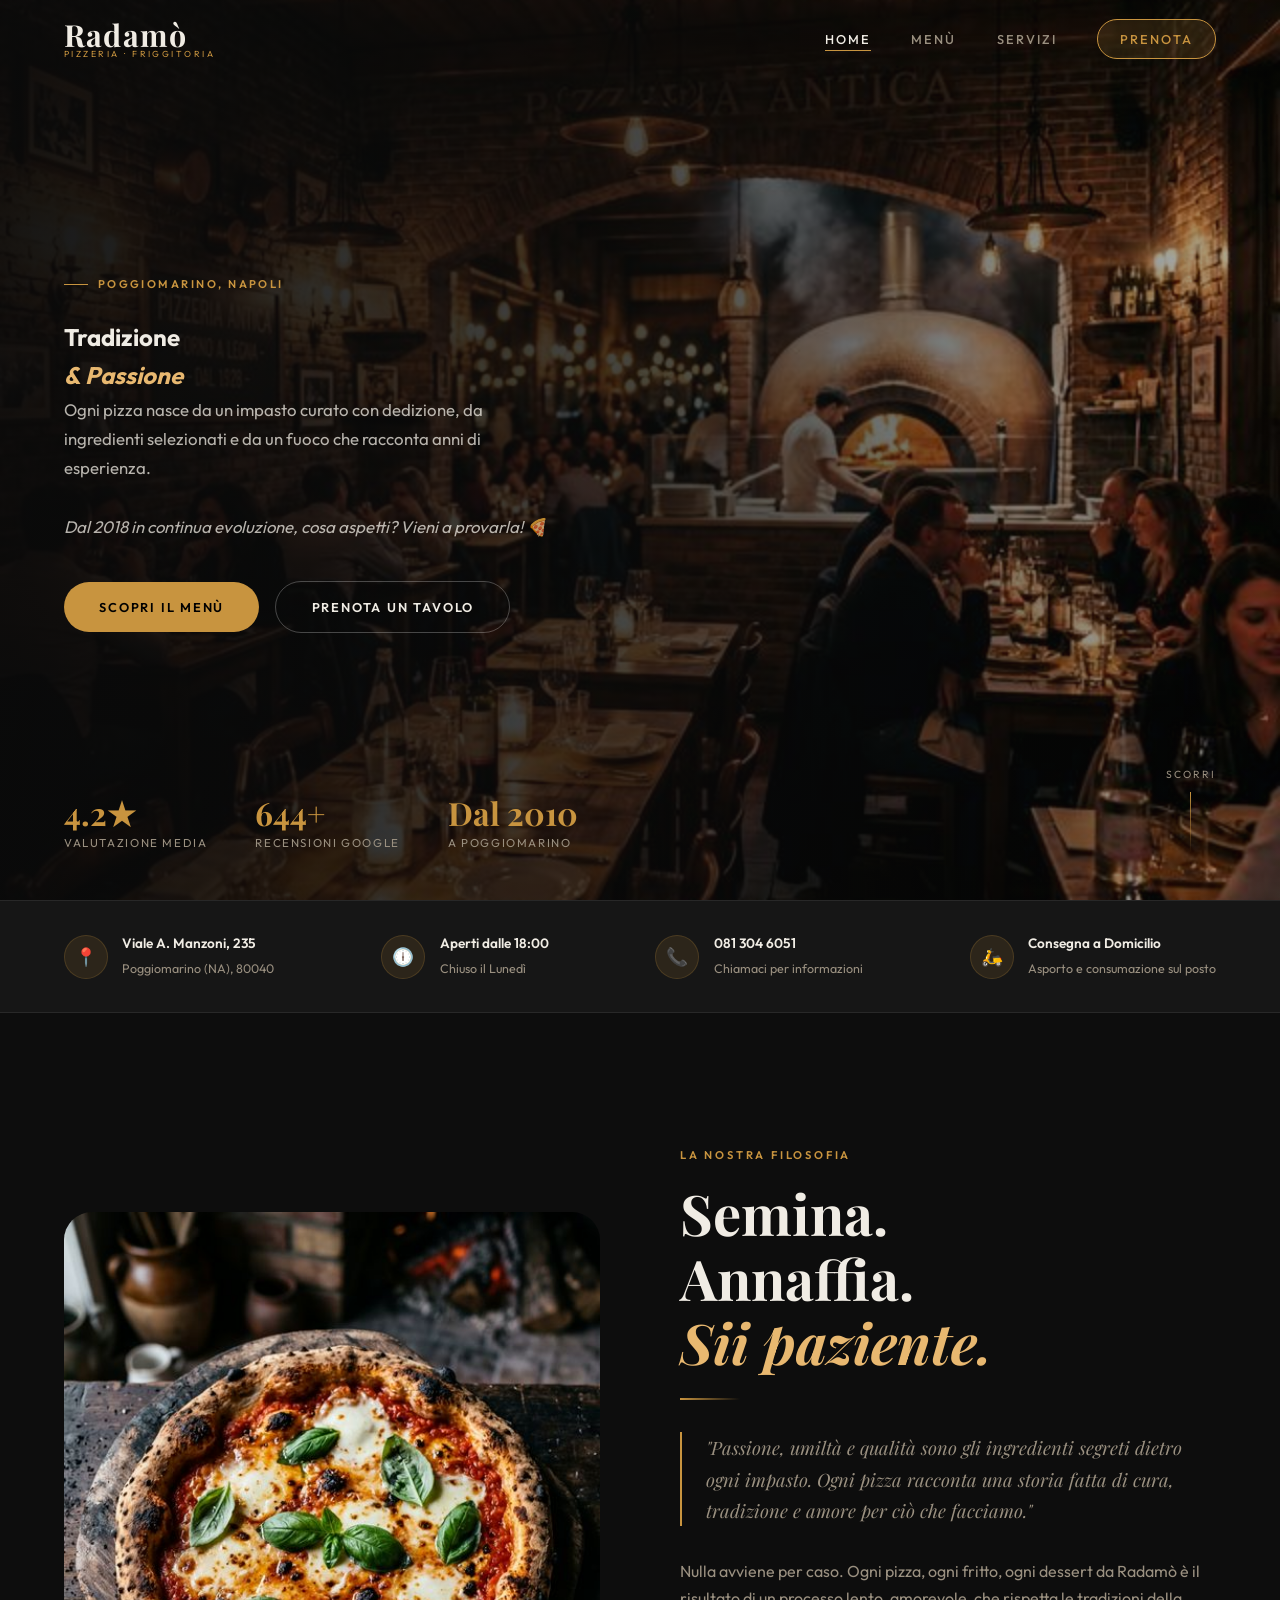
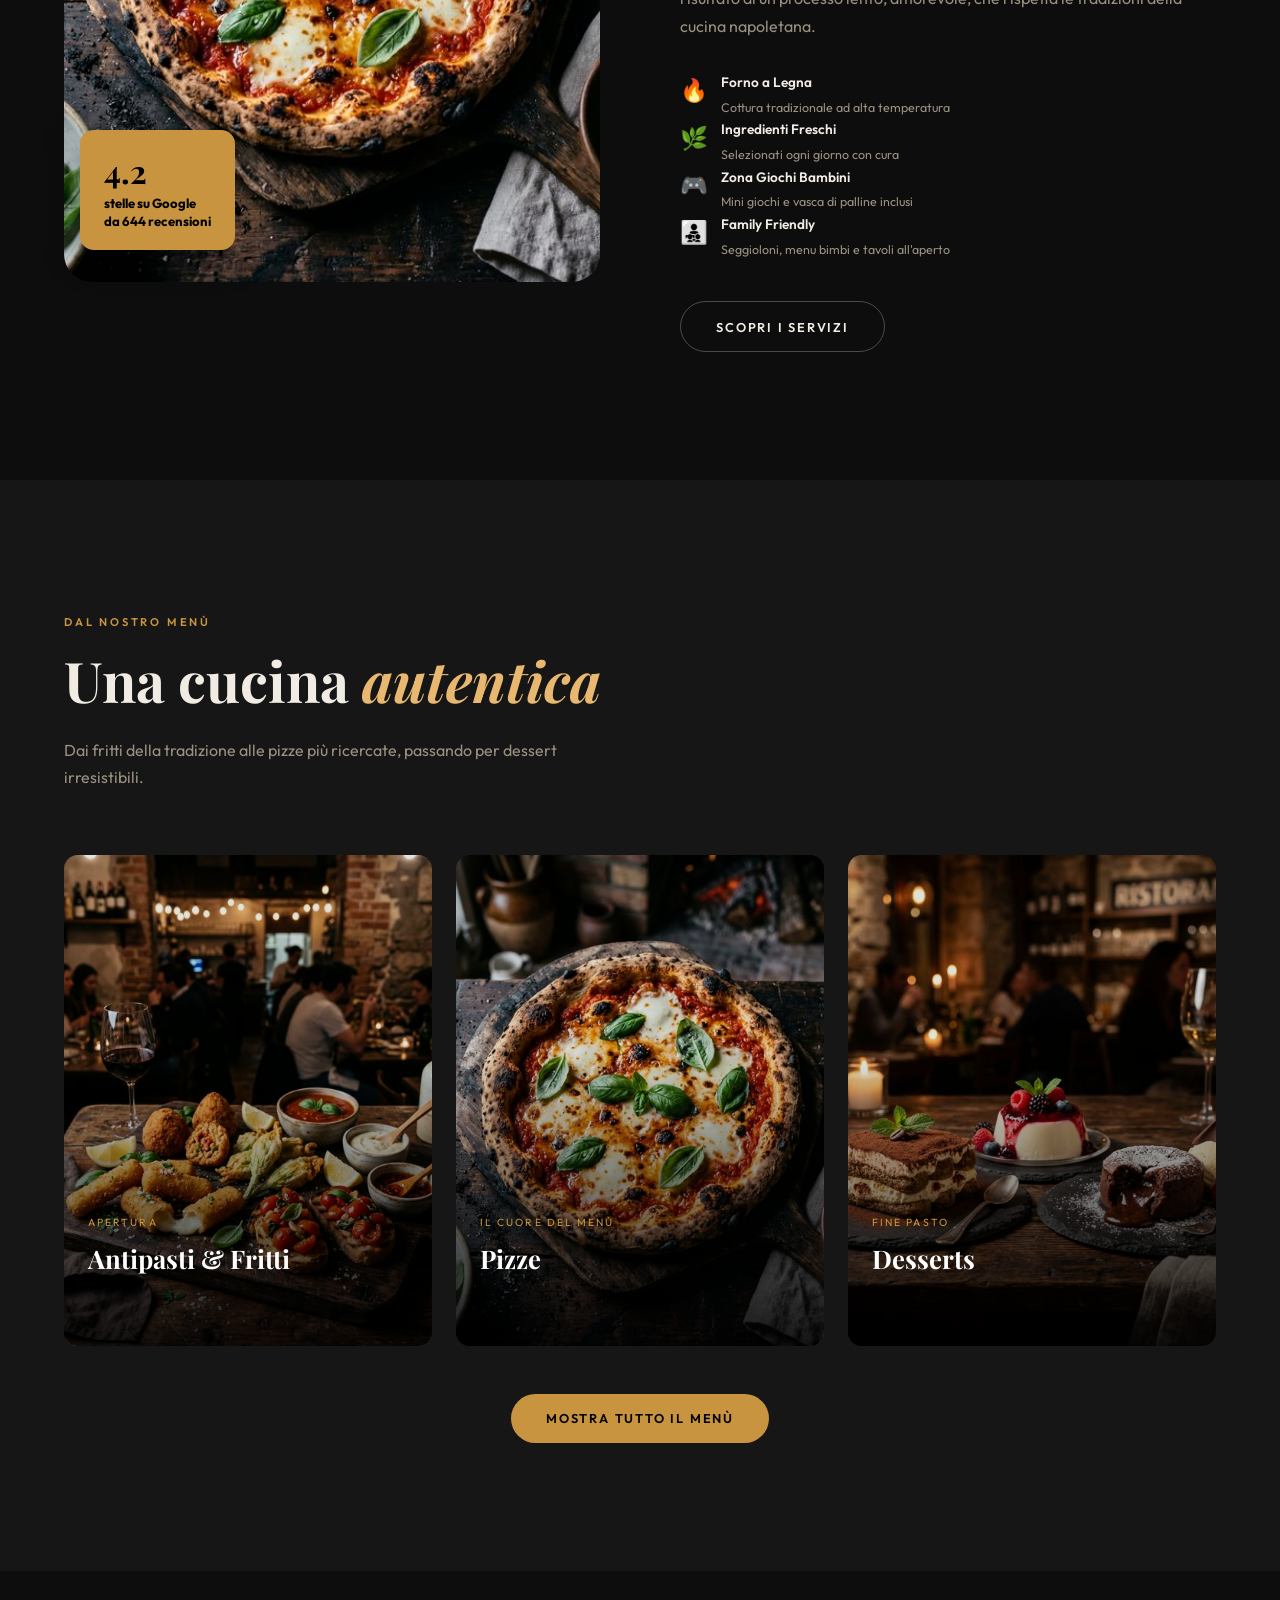
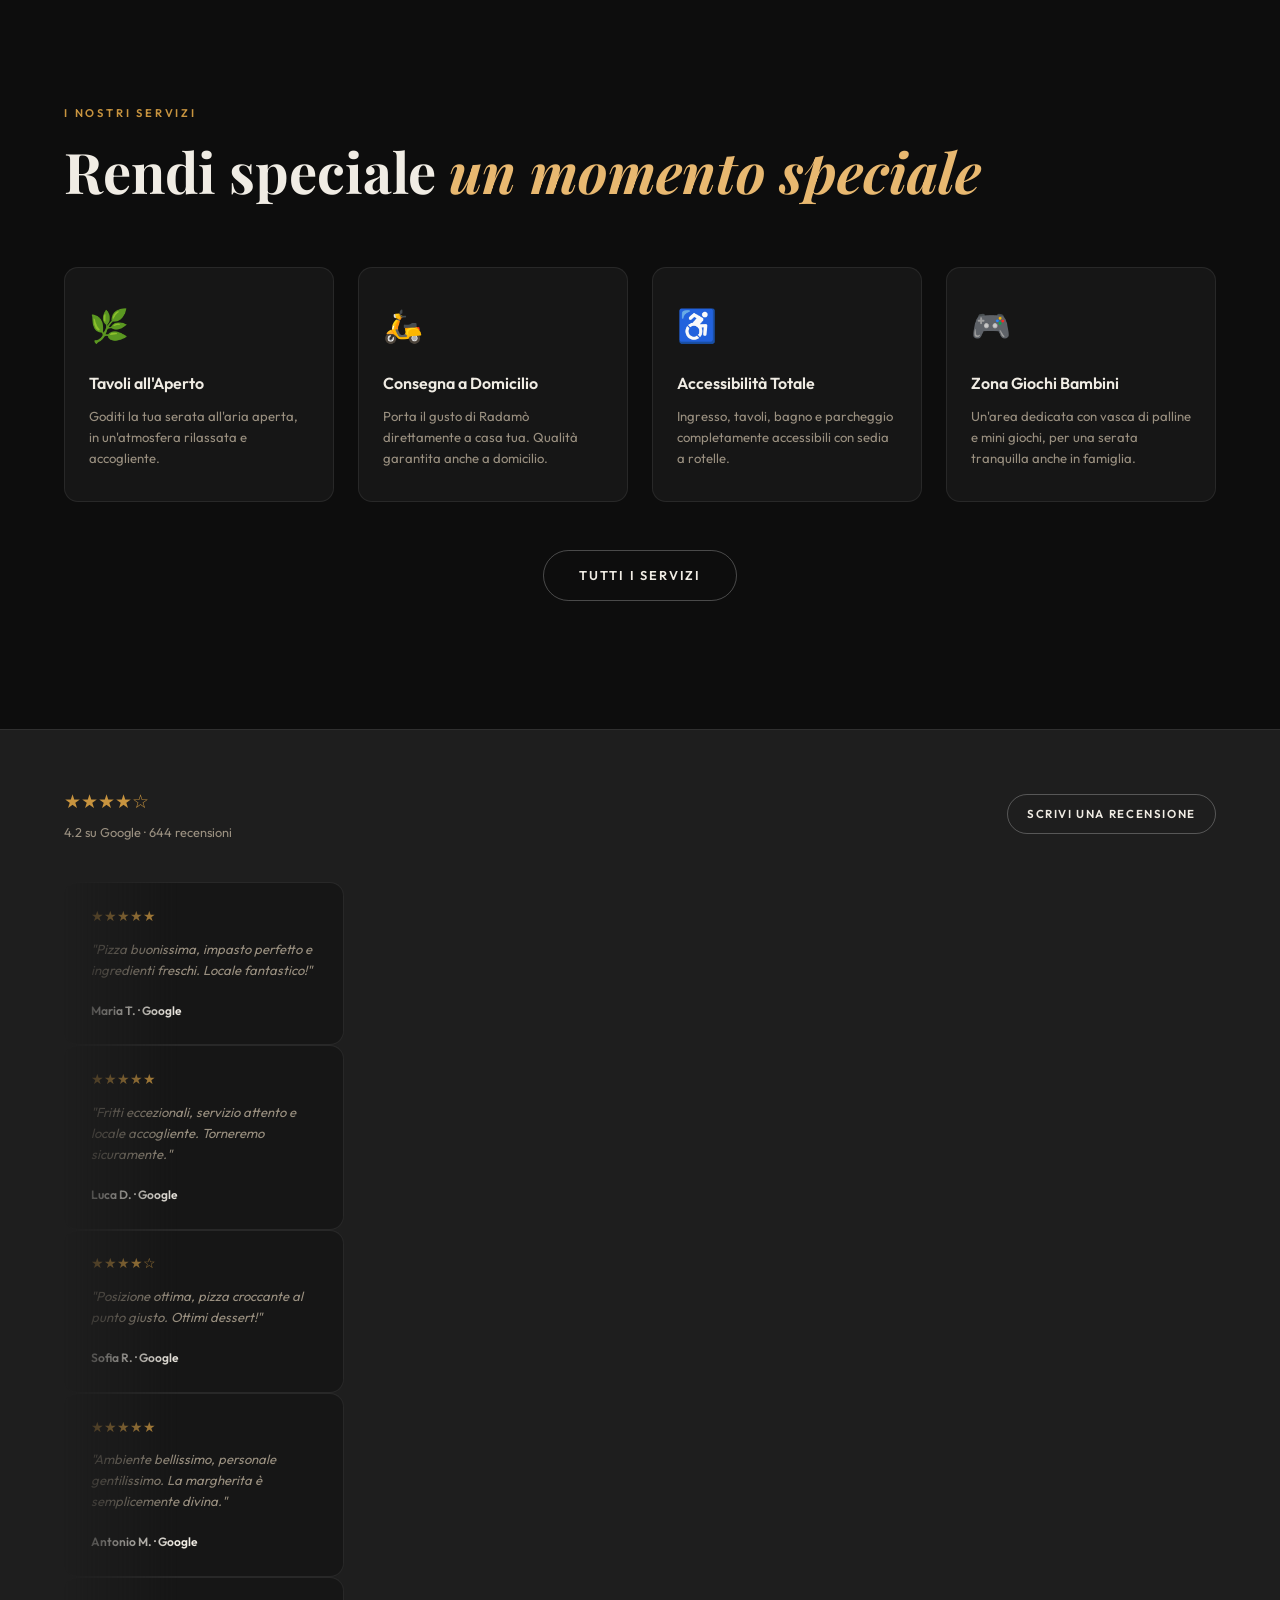
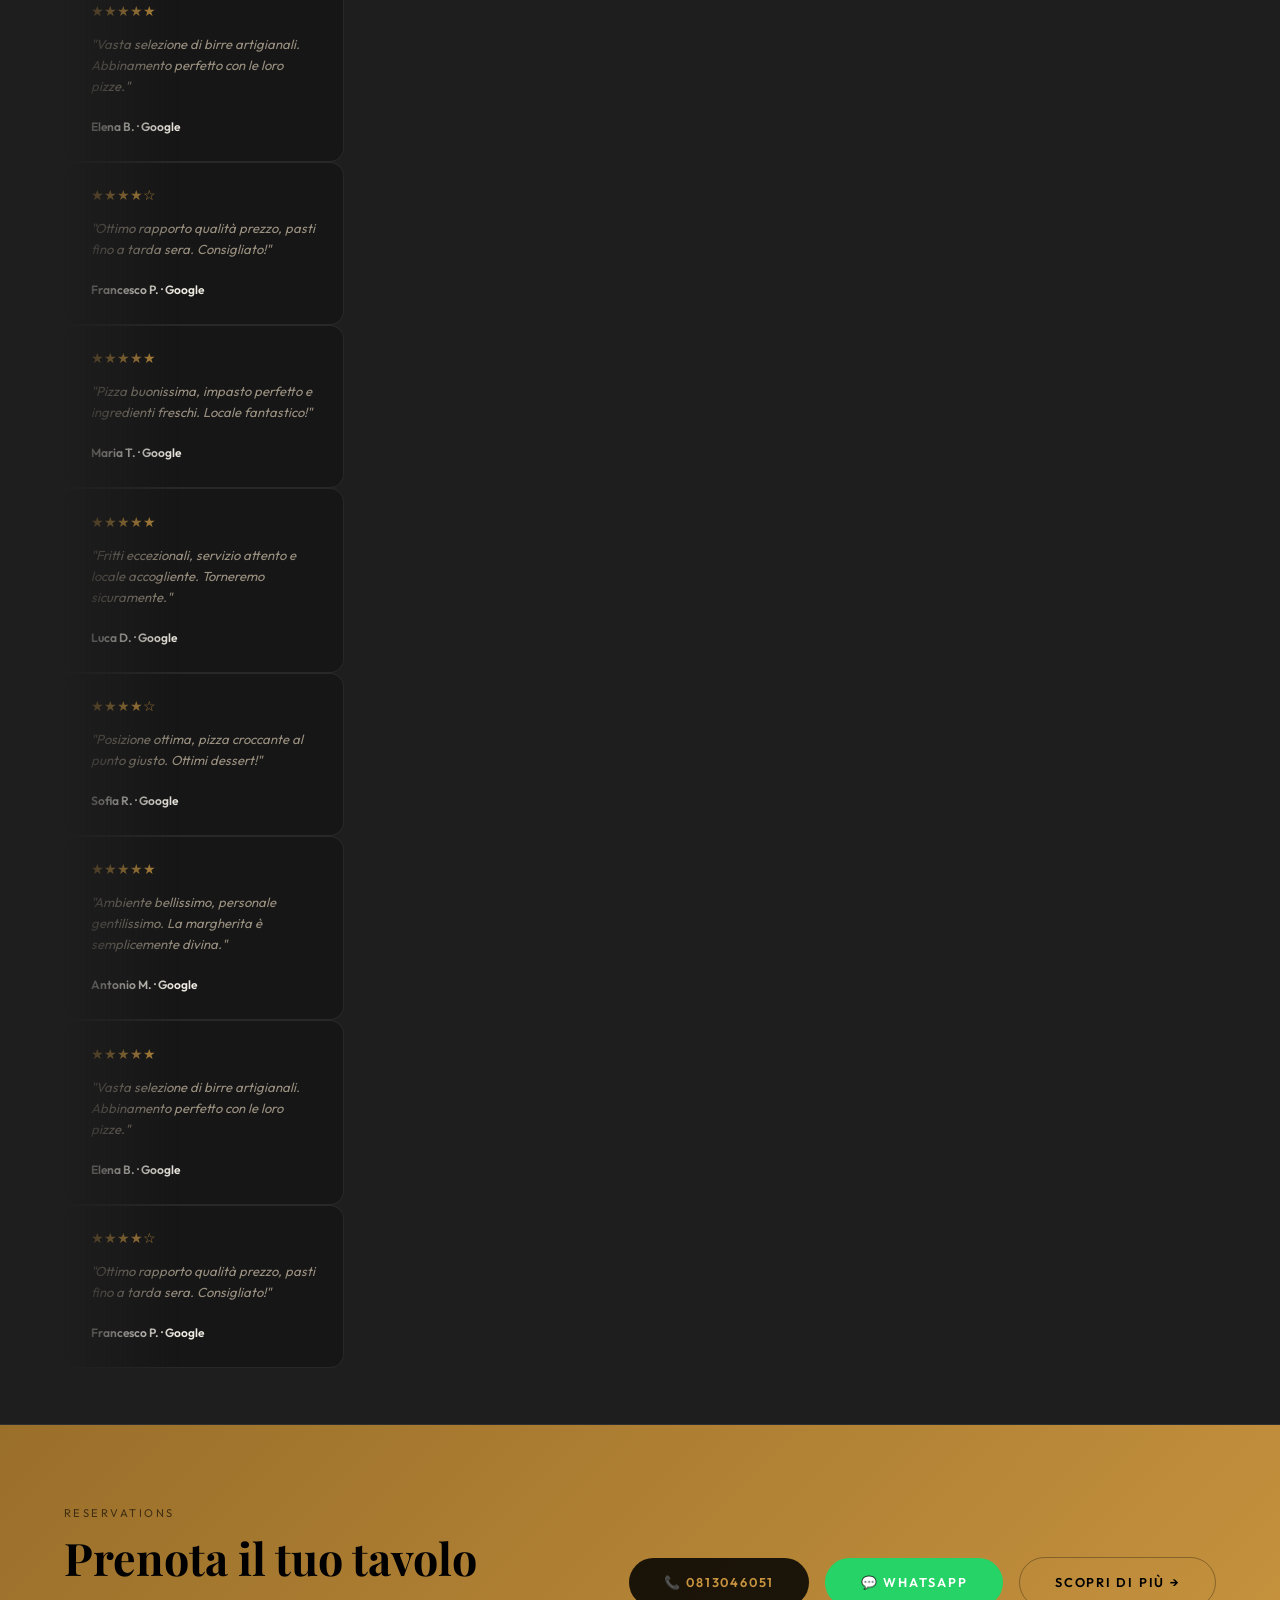
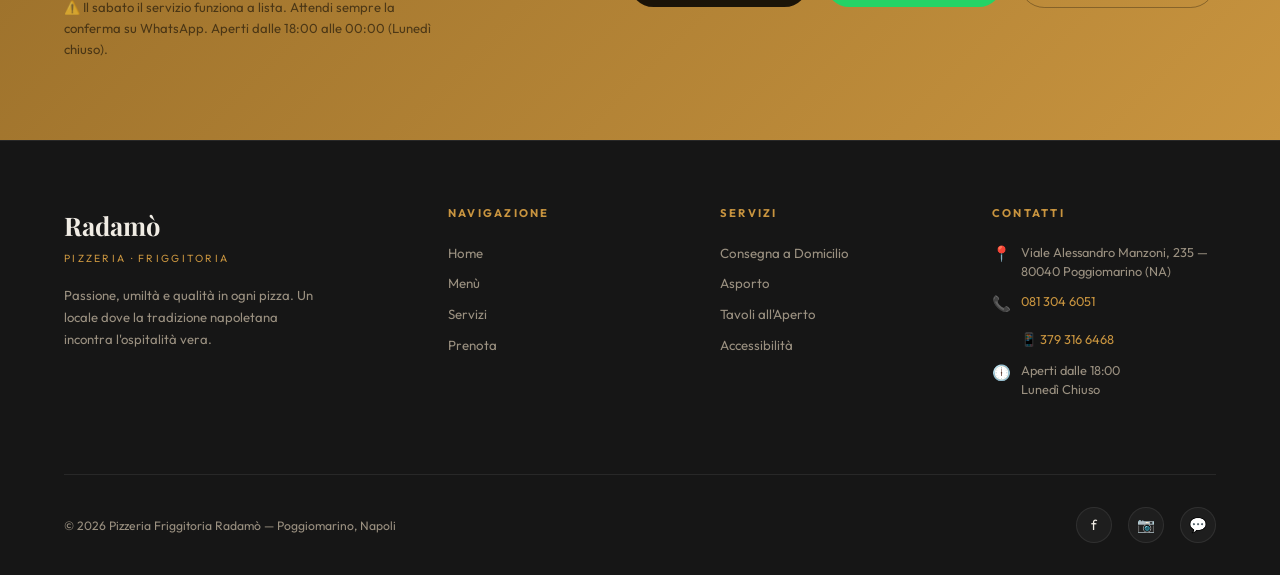
<file: index.html>
﻿<!DOCTYPE html>
<html lang="it">
<head>
  <meta charset="UTF-8">
  <meta name="viewport" content="width=device-width, initial-scale=1.0">
  <meta name="description" content="Pizzeria Friggitoria Radamò a Poggiomarino - Passione, umiltà e qualità in ogni pizza. Consegna a domicilio, asporto, tavoli all'aperto. Aperto dalle 18:00.">
  <title>Radamò — Pizzeria Friggitoria | Poggiomarino</title>
  <link rel="stylesheet" href="style.css">
</head>
<body>

  <!-- NAVBAR -->
  <nav class="navbar" id="navbar">
    <a href="index.html" class="navbar__logo">
      Radamò
      <span>Pizzeria · Friggitoria</span>
    </a>
    <ul class="navbar__nav">
      <li><a href="index.html" class="active">Home</a></li>
      <li><a href="menu.html">Menù</a></li>
      <li><a href="servizi.html">Servizi</a></li>
      <li><a href="prenota.html" class="navbar__cta">Prenota</a></li>
    </ul>
    <button class="navbar__hamburger" id="hamburger" aria-label="Menu" aria-expanded="false">
      <span></span><span></span><span></span>
    </button>
  </nav>
  <div class="nav-overlay" id="navOverlay"></div>
  <div class="navbar__mobile" id="mobileMenu">
    <a href="index.html">Home</a>
    <a href="menu.html">Menù</a>
    <a href="servizi.html">Servizi</a>
    <a href="prenota.html">Prenota</a>
  </div>

  <!-- HERO -->
  <section class="hero" id="hero">
    <div class="hero__bg"></div>
    <div class="hero__overlay"></div>
    <div class="hero__content">
      <div class="hero__tag">Poggiomarino, Napoli</div>
      <h1 class="hero__title">
        Tradizione<br>
        <em>&amp; Passione</em>
      </h1>
      <p class="hero__description">
        Ogni pizza nasce da un impasto curato con dedizione, da ingredienti selezionati 
        e da un fuoco che racconta anni di esperienza. <br><br>
        <em>Dal 2018 in continua evoluzione, cosa aspetti? Vieni a provarla! 🍕</em>
      </p>
      <div class="hero__actions">
        <a href="menu.html" class="btn btn-primary">Scopri il Menù</a>
        <a href="prenota.html" class="btn btn-outline">Prenota un Tavolo</a>
      </div>
    </div>
    <div class="hero__stats">
      <div class="hero__stat">
        <div class="hero__stat-number">4.2★</div>
        <div class="hero__stat-label">Valutazione media</div>
      </div>
      <div class="hero__stat">
        <div class="hero__stat-number">644+</div>
        <div class="hero__stat-label">Recensioni Google</div>
      </div>
      <div class="hero__stat">
        <div class="hero__stat-number">Dal 2010</div>
        <div class="hero__stat-label">A Poggiomarino</div>
      </div>
    </div>
    <div class="hero__scroll">
      <span>Scorri</span>
      <div class="hero__scroll-line"></div>
    </div>
  </section>

  <!-- INFO STRIP -->
  <div class="info-strip">
    <div class="info-strip__item">
      <div class="info-strip__icon">📍</div>
      <div class="info-strip__text">
        <strong>Viale A. Manzoni, 235</strong>
        <span>Poggiomarino (NA), 80040</span>
      </div>
    </div>
    <div class="info-strip__item">
      <div class="info-strip__icon">🕕</div>
      <div class="info-strip__text">
        <strong>Aperti dalle 18:00</strong>
        <span>Chiuso il Lunedì</span>
      </div>
    </div>
    <div class="info-strip__item">
      <div class="info-strip__icon">📞</div>
      <div class="info-strip__text">
        <strong>081 304 6051</strong>
        <span>Chiamaci per informazioni</span>
      </div>
    </div>
    <div class="info-strip__item">
      <div class="info-strip__icon">🛵</div>
      <div class="info-strip__text">
        <strong>Consegna a Domicilio</strong>
        <span>Asporto e consumazione sul posto</span>
      </div>
    </div>
  </div>

  <!-- ABOUT / FILOSOFIA -->
  <section>
    <div class="about reveal">
      <div class="about__visual">
        <img src="assets/pizza.png" alt="Pizza Radamò" class="about__img">
        <div class="about__badge">
          <strong>4.2</strong>
          stelle su Google<br>da 644 recensioni
        </div>
      </div>
      <div class="about__content">
        <span class="section-label">La Nostra Filosofia</span>
        <h2 class="section-title">Semina.<br>Annaffia.<br><em>Sii paziente.</em></h2>
        <div class="divider"></div>
        <blockquote class="about__quote">
          "Passione, umiltà e qualità sono gli ingredienti segreti dietro ogni impasto. 
          Ogni pizza racconta una storia fatta di cura, tradizione e amore per ciò che facciamo."
        </blockquote>
        <p class="section-subtitle" style="margin-bottom: 2rem;">
          Nulla avviene per caso. Ogni pizza, ogni fritto, ogni dessert da Radamò è il risultato 
          di un processo lento, amorevole, che rispetta le tradizioni della cucina napoletana.
        </p>
        <div class="about__features">
          <div class="about__feature">
            <span class="about__feature-icon">🔥</span>
            <div>
              <span class="about__feature-title">Forno a Legna</span>
              <span class="about__feature-text">Cottura tradizionale ad alta temperatura</span>
            </div>
          </div>
          <div class="about__feature">
            <span class="about__feature-icon">🌿</span>
            <div>
              <span class="about__feature-title">Ingredienti Freschi</span>
              <span class="about__feature-text">Selezionati ogni giorno con cura</span>
            </div>
          </div>
          <div class="about__feature">
            <span class="about__feature-icon">🎮</span>
            <div>
              <span class="about__feature-title">Zona Giochi Bambini</span>
              <span class="about__feature-text">Mini giochi e vasca di palline inclusi</span>
            </div>
          </div>
          <div class="about__feature">
            <span class="about__feature-icon">👨‍👧‍👦</span>
            <div>
              <span class="about__feature-title">Family Friendly</span>
              <span class="about__feature-text">Seggioloni, menu bimbi e tavoli all'aperto</span>
            </div>
          </div>
        </div>
        <div style="margin-top: 2.5rem;">
          <a href="servizi.html" class="btn btn-outline">Scopri i Servizi</a>
        </div>
      </div>
    </div>
  </section>

  <!-- MENU PREVIEW -->
  <section class="menu-preview">
    <div class="section-header reveal">
      <span class="section-label">Dal Nostro Menù</span>
      <h2 class="section-title">Una cucina <em>autentica</em></h2>
      <p class="section-subtitle">Dai fritti della tradizione alle pizze più ricercate, passando per dessert irresistibili.</p>
    </div>
    <div class="menu-grid">
      <div class="menu-card reveal reveal-delay-1">
        <img src="assets/antipasti.png" alt="Antipasti e Fritti" class="menu-card__img">
        <div class="menu-card__overlay">
          <span class="menu-card__label">Apertura</span>
          <h3 class="menu-card__title">Antipasti &amp; Fritti</h3>
          <div class="menu-card__arrow">Vedi tutto →</div>
        </div>
        <a href="menu.html?tab=antipasti" style="position:absolute;inset:0;z-index:2;"></a>
      </div>
      <div class="menu-card reveal reveal-delay-2">
        <img src="assets/pizza.png" alt="Pizza Napoletana" class="menu-card__img">
        <div class="menu-card__overlay">
          <span class="menu-card__label">Il Cuore del Menù</span>
          <h3 class="menu-card__title">Pizze</h3>
          <div class="menu-card__arrow">Vedi tutto →</div>
        </div>
        <a href="menu.html?tab=pizze" style="position:absolute;inset:0;z-index:2;"></a>
      </div>
      <div class="menu-card reveal reveal-delay-3">
        <img src="assets/desserts.png" alt="Desserts" class="menu-card__img">
        <div class="menu-card__overlay">
          <span class="menu-card__label">Fine pasto</span>
          <h3 class="menu-card__title">Desserts</h3>
          <div class="menu-card__arrow">Vedi tutto →</div>
        </div>
        <a href="menu.html?tab=desserts" style="position:absolute;inset:0;z-index:2;"></a>
      </div>
    </div>
    <div class="menu-cta reveal">
      <a href="menu.html" class="btn btn-primary">Mostra Tutto il Menù</a>
    </div>
  </section>

  <!-- SERVICES HIGHLIGHTS -->
  <section class="services-highlights">
    <div class="section-header reveal">
      <span class="section-label">I Nostri Servizi</span>
      <h2 class="section-title">Rendi speciale <em>un momento speciale</em></h2>
    </div>
    <div class="services-grid">
      <div class="service-card reveal reveal-delay-1">
        <div class="service-card__icon">🌿</div>
        <h3 class="service-card__title">Tavoli all'Aperto</h3>
        <p class="service-card__desc">Goditi la tua serata all'aria aperta, in un'atmosfera rilassata e accogliente.</p>
      </div>
      <div class="service-card reveal reveal-delay-2">
        <div class="service-card__icon">🛵</div>
        <h3 class="service-card__title">Consegna a Domicilio</h3>
        <p class="service-card__desc">Porta il gusto di Radamò direttamente a casa tua. Qualità garantita anche a domicilio.</p>
      </div>
      <div class="service-card reveal reveal-delay-3">
        <div class="service-card__icon">♿</div>
        <h3 class="service-card__title">Accessibilità Totale</h3>
        <p class="service-card__desc">Ingresso, tavoli, bagno e parcheggio completamente accessibili con sedia a rotelle.</p>
      </div>
      <div class="service-card reveal reveal-delay-4">
        <div class="service-card__icon">🎮</div>
        <h3 class="service-card__title">Zona Giochi Bambini</h3>
        <p class="service-card__desc">Un'area dedicata con vasca di palline e mini giochi, per una serata tranquilla anche in famiglia.</p>
      </div>
    </div>
    <div style="text-align:center; margin-top:3rem;" class="reveal">
      <a href="servizi.html" class="btn btn-outline">Tutti i Servizi</a>
    </div>
  </section>

  <!-- REVIEWS TICKER -->
  <section class="reviews-ticker">
    <div class="reviews-ticker__header">
      <div>
        <div class="reviews-ticker__stars">★★★★☆</div>
        <div class="reviews-ticker__meta">4.2 su Google · 644 recensioni</div>
      </div>
      <a href="https://www.google.com/maps/place/Pizzeria+Friggitoria+Radamo'/@40.7873,14.5477,17z/" target="_blank" rel="noopener" class="btn btn-outline" style="font-size:0.72rem; padding:0.6rem 1.2rem;">Scrivi una Recensione</a>
    </div>
    <div class="reviews-track-wrapper">
      <div class="reviews-track" id="reviewsTrack">
        <!-- Reviews duplicated for infinite loop -->
        <div class="review-item">
          <div class="review-item__stars">★★★★★</div>
          <p class="review-item__text">"Pizza buonissima, impasto perfetto e ingredienti freschi. Locale fantastico!"</p>
          <span class="review-item__author">Maria T. · Google</span>
        </div>
        <div class="review-item">
          <div class="review-item__stars">★★★★★</div>
          <p class="review-item__text">"Fritti eccezionali, servizio attento e locale accogliente. Torneremo sicuramente."</p>
          <span class="review-item__author">Luca D. · Google</span>
        </div>
        <div class="review-item">
          <div class="review-item__stars">★★★★☆</div>
          <p class="review-item__text">"Posizione ottima, pizza croccante al punto giusto. Ottimi dessert!"</p>
          <span class="review-item__author">Sofia R. · Google</span>
        </div>
        <div class="review-item">
          <div class="review-item__stars">★★★★★</div>
          <p class="review-item__text">"Ambiente bellissimo, personale gentilissimo. La margherita è semplicemente divina."</p>
          <span class="review-item__author">Antonio M. · Google</span>
        </div>
        <div class="review-item">
          <div class="review-item__stars">★★★★★</div>
          <p class="review-item__text">"Vasta selezione di birre artigianali. Abbinamento perfetto con le loro pizze."</p>
          <span class="review-item__author">Elena B. · Google</span>
        </div>
        <div class="review-item">
          <div class="review-item__stars">★★★★☆</div>
          <p class="review-item__text">"Ottimo rapporto qualità prezzo, pasti fino a tarda sera. Consigliato!"</p>
          <span class="review-item__author">Francesco P. · Google</span>
        </div>
        <!-- Duplicate for seamless loop -->
        <div class="review-item">
          <div class="review-item__stars">★★★★★</div>
          <p class="review-item__text">"Pizza buonissima, impasto perfetto e ingredienti freschi. Locale fantastico!"</p>
          <span class="review-item__author">Maria T. · Google</span>
        </div>
        <div class="review-item">
          <div class="review-item__stars">★★★★★</div>
          <p class="review-item__text">"Fritti eccezionali, servizio attento e locale accogliente. Torneremo sicuramente."</p>
          <span class="review-item__author">Luca D. · Google</span>
        </div>
        <div class="review-item">
          <div class="review-item__stars">★★★★☆</div>
          <p class="review-item__text">"Posizione ottima, pizza croccante al punto giusto. Ottimi dessert!"</p>
          <span class="review-item__author">Sofia R. · Google</span>
        </div>
        <div class="review-item">
          <div class="review-item__stars">★★★★★</div>
          <p class="review-item__text">"Ambiente bellissimo, personale gentilissimo. La margherita è semplicemente divina."</p>
          <span class="review-item__author">Antonio M. · Google</span>
        </div>
        <div class="review-item">
          <div class="review-item__stars">★★★★★</div>
          <p class="review-item__text">"Vasta selezione di birre artigianali. Abbinamento perfetto con le loro pizze."</p>
          <span class="review-item__author">Elena B. · Google</span>
        </div>
        <div class="review-item">
          <div class="review-item__stars">★★★★☆</div>
          <p class="review-item__text">"Ottimo rapporto qualità prezzo, pasti fino a tarda sera. Consigliato!"</p>
          <span class="review-item__author">Francesco P. · Google</span>
        </div>
      </div>
    </div>
  </section>

  <!-- BOOKING STRIP -->
  <section class="booking-strip">
    <div class="booking-strip__content">
      <div class="booking-strip__label">Reservations</div>
      <h2 class="booking-strip__title">Prenota il tuo tavolo</h2>
      <p class="booking-strip__note">
        ⚠️ Il sabato il servizio funziona a lista. Attendi sempre la conferma su WhatsApp. 
        Aperti dalle 18:00 alle 00:00 (Lunedì chiuso).
      </p>
    </div>
    <div class="booking-strip__actions">
      <a href="tel:0813046051" class="btn btn-dark">📞 0813046051</a>
      <a href="https://wa.me/393793166468" target="_blank" rel="noopener" class="btn btn-wa">💬 WhatsApp</a>
      <a href="prenota.html" class="btn btn-outline" style="border-color:rgba(0,0,0,0.3); color:#000;">Scopri di più →</a>
    </div>
  </section>

  <!-- FOOTER -->
  <footer>
    <div class="footer__grid">
      <div>
        <div class="footer__brand-name">Radamò</div>
        <div class="footer__brand-sub">Pizzeria · Friggitoria</div>
        <p class="footer__brand-desc">Passione, umiltà e qualità in ogni pizza. Un locale dove la tradizione napoletana incontra l'ospitalità vera.</p>
      </div>
      <div>
        <div class="footer__col-title">Navigazione</div>
        <div class="footer__links">
          <a href="index.html">Home</a>
          <a href="menu.html">Menù</a>
          <a href="servizi.html">Servizi</a>
          <a href="prenota.html">Prenota</a>
        </div>
      </div>
      <div>
        <div class="footer__col-title">Servizi</div>
        <div class="footer__links">
          <a href="servizi.html">Consegna a Domicilio</a>
          <a href="servizi.html">Asporto</a>
          <a href="servizi.html">Tavoli all'Aperto</a>
          <a href="servizi.html">Accessibilità</a>
        </div>
      </div>
      <div>
        <div class="footer__col-title">Contatti</div>
        <div class="footer__contact-item">
          <span>📍</span>
          <span>Viale Alessandro Manzoni, 235 — 80040 Poggiomarino (NA)</span>
        </div>
        <div class="footer__contact-item">
          <span>📞</span>
          <span>
            <a href="tel:0813046051" style="color:var(--clr-gold)">081 304 6051</a><br>
            <a href="tel:+393793166468" style="color:var(--clr-gold)">📱 379 316 6468</a>
          </span>
        </div>
        <div class="footer__contact-item">
          <span>🕕</span>
          <span>Aperti dalle 18:00<br>Lunedì Chiuso</span>
        </div>
      </div>
    </div>
    <div class="footer__bottom">
      <div class="footer__copy">© 2026 Pizzeria Friggitoria Radamò — Poggiomarino, Napoli</div>
      <div class="footer__social">
        <a href="https://www.facebook.com" target="_blank" rel="noopener" aria-label="Facebook">f</a>
        <a href="https://www.instagram.com" target="_blank" rel="noopener" aria-label="Instagram">📷</a>
        <a href="https://wa.me/393793166468" target="_blank" rel="noopener" aria-label="WhatsApp">💬</a>
      </div>
    </div>
  </footer>

  <script src="main.js"></script>
</body>
</html>
</file>
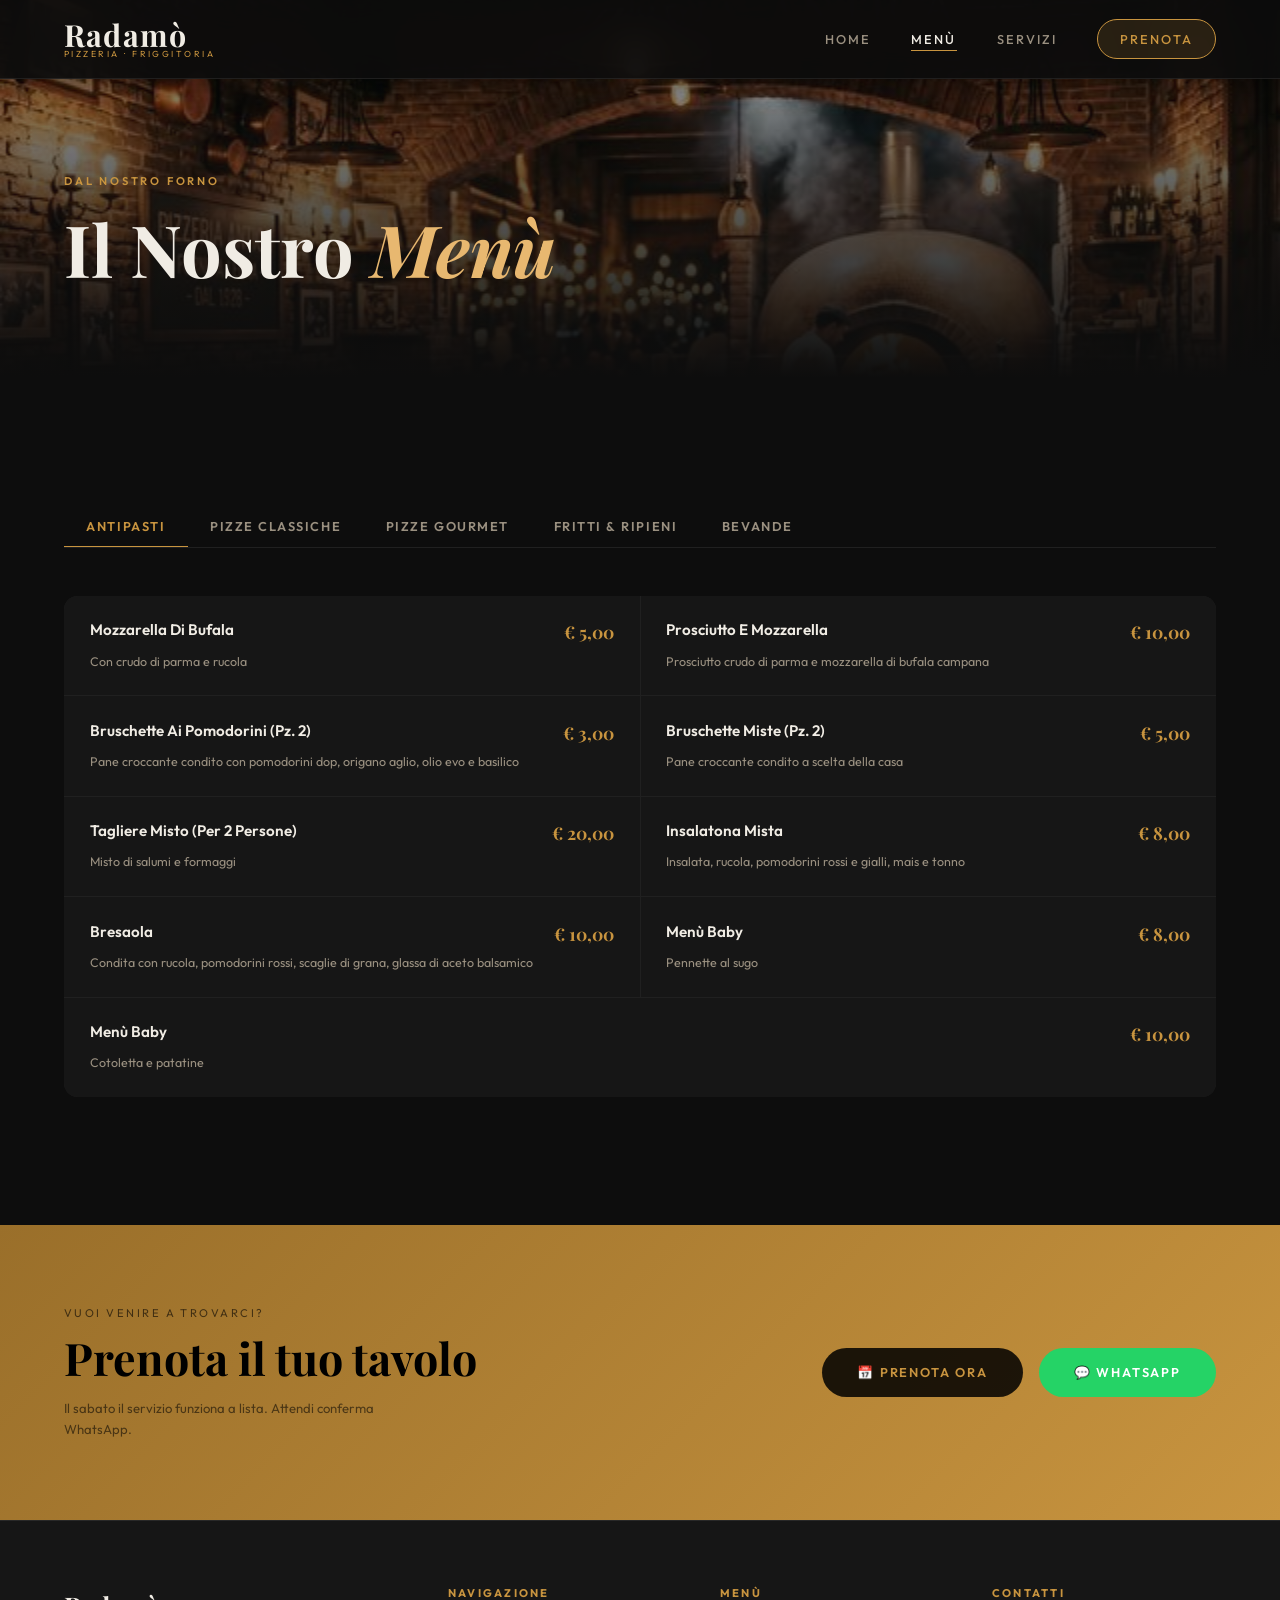
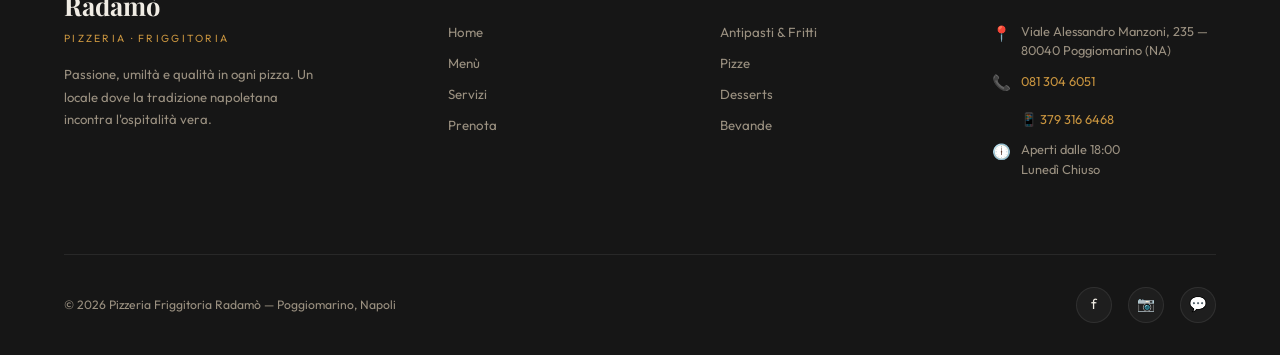
<file: menu.html>
﻿<!DOCTYPE html>
<html lang="it">
<head>
  <meta charset="UTF-8">
  <meta name="viewport" content="width=device-width, initial-scale=1.0">
  <meta name="description" content="Menù della Pizzeria Friggitoria Radamò — Antipasti, Pizze Napoletane, Fritti, Dessert e Bevande. Prezzi onesti, qualità eccellente.">
  <title>Menù — Radamò Pizzeria Friggitoria</title>
  <link rel="stylesheet" href="style.css">
</head>
<body>

  <!-- NAVBAR -->
  <nav class="navbar scrolled" id="navbar">
    <a href="index.html" class="navbar__logo">
      Radamò
      <span>Pizzeria · Friggitoria</span>
    </a>
    <ul class="navbar__nav">
      <li><a href="index.html">Home</a></li>
      <li><a href="menu.html" class="active">Menù</a></li>
      <li><a href="servizi.html">Servizi</a></li>
      <li><a href="prenota.html" class="navbar__cta">Prenota</a></li>
    </ul>
    <button class="navbar__hamburger" id="hamburger" aria-label="Menu" aria-expanded="false">
      <span></span><span></span><span></span>
    </button>
  </nav>
  <div class="nav-overlay" id="navOverlay"></div>
  <div class="navbar__mobile" id="mobileMenu">
    <a href="index.html">Home</a>
    <a href="menu.html">Menù</a>
    <a href="servizi.html">Servizi</a>
    <a href="prenota.html">Prenota</a>
  </div>

  <!-- PAGE HERO -->
  <div class="page-hero">
    <div class="page-hero__bg"></div>
    <div class="page-hero__overlay"></div>
    <div class="page-hero__content">
      <span class="section-label">Dal nostro forno</span>
      <h1 class="section-title" style="font-size:clamp(2.5rem,6vw,4.5rem);">Il Nostro <em>Menù</em></h1>
    </div>
  </div>

  <!-- MENU PAGE CONTENT -->
  <section class="menu-page">
    <!-- Tabs -->
    <div class="menu-tabs" id="menuTabs">
      <button class="menu-tab active" data-tab="antipasti">Antipasti</button>
      <button class="menu-tab" data-tab="classiche">Pizze Classiche</button>
      <button class="menu-tab" data-tab="gourmet">Pizze Gourmet</button>
      <button class="menu-tab" data-tab="fritti">Fritti &amp; Ripieni</button>
      <button class="menu-tab" data-tab="bevande">Bevande</button>
    </div>

    <!-- ANTIPASTI -->
    <div class="menu-category active reveal" id="tab-antipasti">
      <div class="menu-items">
        <div class="menu-item">
          <div class="menu-item__info">
            <span class="menu-item__name">Mozzarella Di Bufala</span>
            <span class="menu-item__desc">Con crudo di parma e rucola</span>
          </div>
          <span class="menu-item__price">€ 5,00</span>
        </div>
        <div class="menu-item">
          <div class="menu-item__info">
            <span class="menu-item__name">Prosciutto E Mozzarella</span>
            <span class="menu-item__desc">Prosciutto crudo di parma e mozzarella di bufala campana</span>
          </div>
          <span class="menu-item__price">€ 10,00</span>
        </div>
        <div class="menu-item">
          <div class="menu-item__info">
            <span class="menu-item__name">Bruschette Ai Pomodorini (Pz. 2)</span>
            <span class="menu-item__desc">Pane croccante condito con pomodorini dop, origano aglio, olio evo e basilico</span>
          </div>
          <span class="menu-item__price">€ 3,00</span>
        </div>
        <div class="menu-item">
          <div class="menu-item__info">
            <span class="menu-item__name">Bruschette Miste (Pz. 2)</span>
            <span class="menu-item__desc">Pane croccante condito a scelta della casa</span>
          </div>
          <span class="menu-item__price">€ 5,00</span>
        </div>
        <div class="menu-item">
          <div class="menu-item__info">
            <span class="menu-item__name">Tagliere Misto (Per 2 Persone)</span>
            <span class="menu-item__desc">Misto di salumi e formaggi</span>
          </div>
          <span class="menu-item__price">€ 20,00</span>
        </div>
        <div class="menu-item">
          <div class="menu-item__info">
            <span class="menu-item__name">Insalatona Mista</span>
            <span class="menu-item__desc">Insalata, rucola, pomodorini rossi e gialli, mais e tonno</span>
          </div>
          <span class="menu-item__price">€ 8,00</span>
        </div>
        <div class="menu-item">
          <div class="menu-item__info">
            <span class="menu-item__name">Bresaola</span>
            <span class="menu-item__desc">Condita con rucola, pomodorini rossi, scaglie di grana, glassa di aceto balsamico</span>
          </div>
          <span class="menu-item__price">€ 10,00</span>
        </div>
        <div class="menu-item">
          <div class="menu-item__info">
            <span class="menu-item__name">Menù Baby</span>
            <span class="menu-item__desc">Pennette al sugo</span>
          </div>
          <span class="menu-item__price">€ 8,00</span>
        </div>
        <div class="menu-item">
          <div class="menu-item__info">
            <span class="menu-item__name">Menù Baby</span>
            <span class="menu-item__desc">Cotoletta e patatine</span>
          </div>
          <span class="menu-item__price">€ 10,00</span>
        </div>
      </div>
    </div>

    <!-- PIZZE CLASSICHE -->
    <div class="menu-category reveal" id="tab-classiche">
      <div class="menu-items">
        <div class="menu-item">
          <div class="menu-item__info">
            <span class="menu-item__name">Marinara</span>
            <span class="menu-item__desc">Pomodoro san marzano dop, origano, aglio, olio evo e basilico</span>
          </div>
          <span class="menu-item__price">€ 5,00</span>
        </div>
        <div class="menu-item">
          <div class="menu-item__info">
            <span class="menu-item__name">Marinara Rivisitata</span>
            <span class="menu-item__desc">Pomodoro san marzano dop, aglio, olive di gaeta, filetti di pomodorini, alici di cetara, origano, olio evo e basilico</span>
          </div>
          <span class="menu-item__price">€ 7,00</span>
        </div>
        <div class="menu-item">
          <div class="menu-item__info">
            <span class="menu-item__name">Cosacca</span>
            <span class="menu-item__desc">Pomodoro san marzano dop, pecorino dop, pepe, olio evo e basilico</span>
          </div>
          <span class="menu-item__price">€ 5,00</span>
        </div>
        <div class="menu-item">
          <div class="menu-item__info">
            <span class="menu-item__name">Mastunicola</span>
            <span class="menu-item__desc">Sugna, pecorino dop, ciccioli di maiale, pepe, olio evo e basilico</span>
          </div>
          <span class="menu-item__price">€ 5,00</span>
        </div>
        <div class="menu-item">
          <div class="menu-item__info">
            <span class="menu-item__name">Margherita</span>
            <span class="menu-item__desc">Pomodoro san marzano dop, fior di latte di agerola, pecorino dop, olio evo e basilico</span>
          </div>
          <span class="menu-item__price">€ 5,00</span>
        </div>
        <div class="menu-item">
          <div class="menu-item__info">
            <span class="menu-item__name">Bufalina</span>
            <span class="menu-item__desc">Pomodoro san marzano dop, mozzarella di bufala campana, pecorino dop, olio evo e basilico</span>
          </div>
          <span class="menu-item__price">€ 7,00</span>
        </div>
        <div class="menu-item">
          <div class="menu-item__info">
            <span class="menu-item__name">Diavola</span>
            <span class="menu-item__desc">Pomodoro san marzano dop, fior di latte di agerola, spianata piccante, pecorino dop, olio evo e basilico</span>
          </div>
          <span class="menu-item__price">€ 6,00</span>
        </div>
        <div class="menu-item">
          <div class="menu-item__info">
            <span class="menu-item__name">Capricciosa</span>
            <span class="menu-item__desc">Pomodoro san marzano dop, fior di latte di agerola, funghi champignon, prosciutto cotto, salame napoli, olive di gaeta, pecorino dop, olio evo e basilico</span>
          </div>
          <span class="menu-item__price">€ 6,00</span>
        </div>
        <div class="menu-item">
          <div class="menu-item__info">
            <span class="menu-item__name">Pub</span>
            <span class="menu-item__desc">Wurstel, fior di latte di agerola, patatine fritte, pecorino dop e olio evo</span>
          </div>
          <span class="menu-item__price">€ 7,00</span>
        </div>
        <div class="menu-item">
          <div class="menu-item__info">
            <span class="menu-item__name">Mimosa</span>
            <span class="menu-item__desc">Fior di latte di agerola, prosciutto cotto, mais, panna, pecorino dop, olio evo e basilico</span>
          </div>
          <span class="menu-item__price">€ 6,00</span>
        </div>
        <div class="menu-item">
          <div class="menu-item__info">
            <span class="menu-item__name">Parigina</span>
            <span class="menu-item__desc">Fior di latte di agerola, prosciutto cotto, panna, crocchè, pecorino dop, olio evo e basilico</span>
          </div>
          <span class="menu-item__price">€ 7,00</span>
        </div>
        <div class="menu-item">
          <div class="menu-item__info">
            <span class="menu-item__name">Formaggi</span>
            <span class="menu-item__desc">Provola di agerola, fior di latte di agerola, gorgonzola, parmigiano a scaglie, pecorino dop, olio evo e basilico</span>
          </div>
          <span class="menu-item__price">€ 6,00</span>
        </div>
        <div class="menu-item">
          <div class="menu-item__info">
            <span class="menu-item__name">Primavera</span>
            <span class="menu-item__desc">Fior di latte di agerola, prosciutto crudo di parma, rucola, filetti di pomodorini, scaglie di parmigiano, olio evo e basilico</span>
          </div>
          <span class="menu-item__price">€ 7,00</span>
        </div>
        <div class="menu-item">
          <div class="menu-item__info">
            <span class="menu-item__name">Ortolana</span>
            <span class="menu-item__desc">Provola di agerola, verdure di stagione, pecorino dop, olio evo e basilico</span>
          </div>
          <span class="menu-item__price">€ 7,00</span>
        </div>
        <div class="menu-item">
          <div class="menu-item__info">
            <span class="menu-item__name">Carrettiera</span>
            <span class="menu-item__desc">Provola di agerola, salsiccia nostrana, friarielli, pecorino dop, olio evo e basilico</span>
          </div>
          <span class="menu-item__price">€ 6,00</span>
        </div>
        <div class="menu-item">
          <div class="menu-item__info">
            <span class="menu-item__name">Focaccia</span>
            <span class="menu-item__desc">Focaccia di pizza, pecorino dop, origano, olio evo e basilico</span>
          </div>
          <span class="menu-item__price">€ 3,00</span>
        </div>
        <div class="menu-item">
          <div class="menu-item__info">
            <span class="menu-item__name">Cornicione Ripieno</span>
            <span class="menu-item__desc">Ricotta di fuscella, salame napoli</span>
          </div>
          <span class="menu-item__price">€ 3,00</span>
        </div>
      </div>
      <div class="menu-note">🌾 Pizza senza glutine disponibile con supplemento di +3,00 €</div>
    </div>

    <!-- PIZZE GOURMET -->
    <div class="menu-category reveal" id="tab-gourmet">
      <div class="menu-items">
        <div class="menu-item">
          <div class="menu-item__info">
            <span class="menu-item__name">Radamò</span>
            <span class="menu-item__desc">Mozzarella di bufala campana, filetti di pomodorini rossi e gialli, ciuffi di ricotta di fuscella, pepe, pecorino dop, olio evo e basilico</span>
          </div>
          <span class="menu-item__price">€ 9,00</span>
        </div>
        <div class="menu-item">
          <div class="menu-item__info">
            <span class="menu-item__name">Scarpariello</span>
            <span class="menu-item__desc">Provola di agerola, salsa di pomodorini di collina, pepe, pecorino dop a scaglie, olio evo e basilico</span>
          </div>
          <span class="menu-item__price">€ 9,00</span>
        </div>
        <div class="menu-item">
          <div class="menu-item__info">
            <span class="menu-item__name">Signora In Giallo Rivisitata</span>
            <span class="menu-item__desc">Mozzarella di bufala campana, filetti di pomodorini gialli, olive di gaeta, alici di cetara, pecorino dop, olio evo e basilico</span>
          </div>
          <span class="menu-item__price">€ 9,00</span>
        </div>
        <div class="menu-item">
          <div class="menu-item__info">
            <span class="menu-item__name">Mortazza</span>
            <span class="menu-item__desc">Pesto di pistacchio, provola di agerola, mortadella, granella di pistacchio, pecorino dop, olio evo e basilico</span>
          </div>
          <span class="menu-item__price">€ 9,00</span>
        </div>
        <div class="menu-item">
          <div class="menu-item__info">
            <span class="menu-item__name">Tirolese</span>
            <span class="menu-item__desc">Provola di agerola, funghi porcini, spek, asiago, pecorino dop, olio evo e basilico</span>
          </div>
          <span class="menu-item__price">€ 9,00</span>
        </div>
        <div class="menu-item">
          <div class="menu-item__info">
            <span class="menu-item__name">Zuccotta</span>
            <span class="menu-item__desc">Crema di zucca, provola di agerola, salsiccia nostrana, scaglie di pecorino dop, olio evo e basilico</span>
          </div>
          <span class="menu-item__price">€ 9,00</span>
        </div>
        <div class="menu-item">
          <div class="menu-item__info">
            <span class="menu-item__name">Fantasie Di Noci</span>
            <span class="menu-item__desc">Crema di noci, provola di agerola, speck, scaglie di grana, noci, olio evo e basilico</span>
          </div>
          <span class="menu-item__price">€ 9,00</span>
        </div>
        <div class="menu-item">
          <div class="menu-item__info">
            <span class="menu-item__name">Poggese</span>
            <span class="menu-item__desc">Provola di agerola, patate al forno, funghi champignon, pancetta, fonduta di grana, pecorino dop, olio evo e basilico</span>
          </div>
          <span class="menu-item__price">€ 9,00</span>
        </div>
        <div class="menu-item">
          <div class="menu-item__info">
            <span class="menu-item__name">Donna Patrizia</span>
            <span class="menu-item__desc">Vellutata di patate, provola di agerola, guanciale croccante, fonduta di parmigiano, mix di pepe, olio evo e basilico</span>
          </div>
          <span class="menu-item__price">€ 10,00</span>
        </div>
        <div class="menu-item">
          <div class="menu-item__info">
            <span class="menu-item__name">Donna Carmela</span>
            <span class="menu-item__desc">Provola di agerola, scarola cotta, filetti di pomodorini rossi, alici di cetara, olive di gaeta, pecorino dop, olio evo e basilico</span>
          </div>
          <span class="menu-item__price">€ 9,00</span>
        </div>
        <div class="menu-item">
          <div class="menu-item__info">
            <span class="menu-item__name">Don Gaetano</span>
            <span class="menu-item__desc">Provola di agerola, melanzane a funghetto, salsiccia nostrana, scaglie di grana, pecorino dop, olio evo e basilico</span>
          </div>
          <span class="menu-item__price">€ 9,00</span>
        </div>
        <div class="menu-item">
          <div class="menu-item__info">
            <span class="menu-item__name">Nonna Lucia</span>
            <span class="menu-item__desc">Salsa al ragù, provola di agerola, polpette fritte, ciuffi di ricotta di fuscella, pepe, pecorino dop, olio evo, basilico</span>
          </div>
          <span class="menu-item__price">€ 9,00</span>
        </div>
        <div class="menu-item">
          <div class="menu-item__info">
            <span class="menu-item__name">Don Raffaele</span>
            <span class="menu-item__desc">Pesto genovese, provola di agerola, patate al forno, salamino nostrano, fonduta di grana, pecorino dop, olio evo e basilico</span>
          </div>
          <span class="menu-item__price">€ 9,00</span>
        </div>
        <div class="menu-item">
          <div class="menu-item__info">
            <span class="menu-item__name">Donna Ilaria</span>
            <span class="menu-item__desc">Mozzarella di bufala, bresaola, pomodoro secco, tarallo napoletano, pecorino dop, glassa di aceto balsamico, olio evo</span>
          </div>
          <span class="menu-item__price">€ 9,00</span>
        </div>
        <div class="menu-item">
          <div class="menu-item__info">
            <span class="menu-item__name">Pizza Del Mese</span>
            <span class="menu-item__desc">Gusto a scelta dell'artista — pizza senza glutine +3,00</span>
          </div>
          <span class="menu-item__price">€ 10,00</span>
        </div>
      </div>
    </div>

    <!-- FRITTI & RIPIENI -->
    <div class="menu-category reveal" id="tab-fritti">
      <div style="margin-bottom: 2.5rem;">
        <span class="section-label">Fritti Artigianali</span>
        <div class="menu-items" style="margin-top: 1rem;">
          <div class="menu-item">
            <div class="menu-item__info">
              <span class="menu-item__name">Zeppeline</span>
              <span class="menu-item__desc">Impasto fritto</span>
            </div>
            <span class="menu-item__price">€ 2,00</span>
          </div>
          <div class="menu-item">
            <div class="menu-item__info">
              <span class="menu-item__name">Patatine Fritte</span>
            </div>
            <span class="menu-item__price">€ 3,00</span>
          </div>
          <div class="menu-item">
            <div class="menu-item__info">
              <span class="menu-item__name">Patatine Fritte Extra</span>
              <span class="menu-item__desc">Wustel / salsiccia / scamorza / cheddar</span>
            </div>
            <span class="menu-item__price">€ 5,00</span>
          </div>
          <div class="menu-item">
            <div class="menu-item__info">
              <span class="menu-item__name">Salsicciotto</span>
              <span class="menu-item__desc">Wurstel grande, ricomperto d'impasto + patatine fritte</span>
            </div>
            <span class="menu-item__price">€ 2,00</span>
          </div>
          <div class="menu-item">
            <div class="menu-item__info">
              <span class="menu-item__name">Montanara</span>
              <span class="menu-item__desc">Pizza fritta vuota, condita con pomodoro san marzano dop, pecorino dop e basilico</span>
            </div>
            <span class="menu-item__price">€ 2,00</span>
          </div>
          <div class="menu-item">
            <div class="menu-item__info">
              <span class="menu-item__name">Crocchè</span>
              <span class="menu-item__desc">Panzerotto di patate, parmigiano, pecorino, pepe e olio evo</span>
            </div>
            <span class="menu-item__price">€ 2,00</span>
          </div>
          <div class="menu-item">
            <div class="menu-item__info">
              <span class="menu-item__name">Arancino</span>
              <span class="menu-item__desc">Supplì di riso</span>
            </div>
            <span class="menu-item__price">€ 2,00</span>
          </div>
          <div class="menu-item">
            <div class="menu-item__info">
              <span class="menu-item__name">Frittatina</span>
              <span class="menu-item__desc">Timballo di bucatini</span>
            </div>
            <span class="menu-item__price">€ 2,00</span>
          </div>
          <div class="menu-item">
            <div class="menu-item__info">
              <span class="menu-item__name">Fritto Misto Radamò</span>
              <span class="menu-item__desc">Montanara, crocchè, arancino, frittatina</span>
            </div>
            <span class="menu-item__price">€ 8,00</span>
          </div>
          <div class="menu-item">
            <div class="menu-item__info">
              <span class="menu-item__name">Straccetti A Scelta</span>
              <span class="menu-item__desc">Impasto fritto, condito con gusti a scelta</span>
            </div>
            <span class="menu-item__price">€ 8,00</span>
          </div>
        </div>
      </div>
      <div>
        <span class="section-label">Ripieni</span>
        <div class="menu-items" style="margin-top: 1rem;">
          <div class="menu-item">
            <div class="menu-item__info">
              <span class="menu-item__name">Ripieno Al Forno Con Cotto/Salame</span>
              <span class="menu-item__desc">Ricotta di fuscella, provola di agerola, prosciutto cotto/salame napoli, pomodoro san marzano dop, pecorino dop, olio evo e basilico</span>
            </div>
            <span class="menu-item__price">€ 7,00</span>
          </div>
          <div class="menu-item">
            <div class="menu-item__info">
              <span class="menu-item__name">Ripieno Al Forno Con Scarola</span>
              <span class="menu-item__desc">Provola di agerola, scarola cotta, salsiccia nostrana, olive di gaeta, pecorino dop, olio evo e basilico</span>
            </div>
            <span class="menu-item__price">€ 8,00</span>
          </div>
          <div class="menu-item">
            <div class="menu-item__info">
              <span class="menu-item__name">Ripieno Fritto</span>
              <span class="menu-item__desc">Provola di agerola, pomodoro san marzano dop, pecorino dop e basilico</span>
            </div>
            <span class="menu-item__price">€ 6,00</span>
          </div>
          <div class="menu-item">
            <div class="menu-item__info">
              <span class="menu-item__name">Ripieno Fritto Completo</span>
              <span class="menu-item__desc">Ricotta di fuscella, provola di agerola, ciccioli di maiale, pomodoro san marzano dop, pecorino dop, pepe e basilico</span>
            </div>
            <span class="menu-item__price">€ 7,00</span>
          </div>
          <div class="menu-item">
            <div class="menu-item__info">
              <span class="menu-item__name">Tronchetto Primavera</span>
              <span class="menu-item__desc">Fior di latte di agerola, prosciutto crudo di parma, rucola, filetti di pomodorini, scaglie di parmigiano, olio evo e basilico</span>
            </div>
            <span class="menu-item__price">€ 8,00</span>
          </div>
          <div class="menu-item">
            <div class="menu-item__info">
              <span class="menu-item__name">Saltimbocca A Scelta</span>
            </div>
            <span class="menu-item__price">€ 10,00</span>
          </div>
        </div>
      </div>
      <div style="margin-top: 2.5rem;">
        <span class="section-label">Dessert</span>
        <div class="menu-items" style="margin-top: 1rem;">
          <div class="menu-item">
            <div class="menu-item__info">
              <span class="menu-item__name">Straccetti</span>
              <span class="menu-item__desc">Impasto fritto rivestito di zucchero, crema a scelta (Nutella, frutti di bosco o pistacchio), zucchero a velo e granella di nocciola</span>
            </div>
            <span class="menu-item__price">€ 8,00</span>
          </div>
          <div class="menu-item">
            <div class="menu-item__info">
              <span class="menu-item__name">Dolce Del Giorno</span>
            </div>
            <span class="menu-item__price">€ 6,00</span>
          </div>
        </div>
      </div>
    </div>

    <!-- BEVANDE -->
    <div class="menu-category reveal" id="tab-bevande">
      <div style="margin-bottom: 2.5rem;">
        <span class="section-label">Bibite</span>
        <div class="menu-items" style="margin-top: 1rem;">
          <div class="menu-item">
            <div class="menu-item__info">
              <span class="menu-item__name">Acqua Naturale</span>
              <span class="menu-item__desc">50 / 75 cl</span>
            </div>
            <span class="menu-item__price">€ 1,00</span>
          </div>
          <div class="menu-item">
            <div class="menu-item__info">
              <span class="menu-item__name">Acqua Frizzante</span>
              <span class="menu-item__desc">50 / 75 cl</span>
            </div>
            <span class="menu-item__price">€ 1,00</span>
          </div>
          <div class="menu-item">
            <div class="menu-item__info">
              <span class="menu-item__name">Coca-Cola</span>
              <span class="menu-item__desc">33 cl</span>
            </div>
            <span class="menu-item__price">€ 2,50</span>
          </div>
          <div class="menu-item">
            <div class="menu-item__info">
              <span class="menu-item__name">Coca-Cola Zero</span>
              <span class="menu-item__desc">33 cl</span>
            </div>
            <span class="menu-item__price">€ 2,50</span>
          </div>
          <div class="menu-item">
            <div class="menu-item__info">
              <span class="menu-item__name">Sprite</span>
              <span class="menu-item__desc">33 cl</span>
            </div>
            <span class="menu-item__price">€ 2,50</span>
          </div>
          <div class="menu-item">
            <div class="menu-item__info">
              <span class="menu-item__name">Fanta</span>
              <span class="menu-item__desc">33 cl</span>
            </div>
            <span class="menu-item__price">€ 2,50</span>
          </div>
          <div class="menu-item">
            <div class="menu-item__info">
              <span class="menu-item__name">Fuzetea Pesca</span>
              <span class="menu-item__desc">40 cl</span>
            </div>
            <span class="menu-item__price">€ 2,50</span>
          </div>
          <div class="menu-item">
            <div class="menu-item__info">
              <span class="menu-item__name">Fuzetea Limone</span>
              <span class="menu-item__desc">40 cl</span>
            </div>
            <span class="menu-item__price">€ 2,50</span>
          </div>
        </div>
      </div>
      <div style="margin-bottom: 2.5rem;">
        <span class="section-label">Birre</span>
        <div class="menu-items" style="margin-top: 1rem;">
          <div class="menu-item">
            <div class="menu-item__info">
              <span class="menu-item__name">Nastro Azzurro</span>
              <span class="menu-item__desc">33 / 66 cl</span>
            </div>
            <span class="menu-item__price">€ 3,00</span>
          </div>
          <div class="menu-item">
            <div class="menu-item__info">
              <span class="menu-item__name">Heineken</span>
              <span class="menu-item__desc">33 / 66 cl</span>
            </div>
            <span class="menu-item__price">€ 3,00</span>
          </div>
          <div class="menu-item">
            <div class="menu-item__info">
              <span class="menu-item__name">Leffe Blonde</span>
              <span class="menu-item__desc">33 cl</span>
            </div>
            <span class="menu-item__price">€ 4,00</span>
          </div>
          <div class="menu-item">
            <div class="menu-item__info">
              <span class="menu-item__name">Leffe Rouge</span>
              <span class="menu-item__desc">33 cl</span>
            </div>
            <span class="menu-item__price">€ 4,00</span>
          </div>
          <div class="menu-item">
            <div class="menu-item__info">
              <span class="menu-item__name">Tennent's</span>
              <span class="menu-item__desc">33 cl</span>
            </div>
            <span class="menu-item__price">€ 4,00</span>
          </div>
          <div class="menu-item">
            <div class="menu-item__info">
              <span class="menu-item__name">Fischer</span>
              <span class="menu-item__desc">65 cl</span>
            </div>
            <span class="menu-item__price">€ 6,00</span>
          </div>
        </div>
      </div>
      <div style="margin-bottom: 2.5rem;">
        <span class="section-label">Vini</span>
        <div class="menu-items" style="margin-top: 1rem;">
          <div class="menu-item">
            <div class="menu-item__info"><span class="menu-item__name">Falanghina Doc</span></div>
            <span class="menu-item__price">€ 15,00</span>
          </div>
          <div class="menu-item">
            <div class="menu-item__info"><span class="menu-item__name">Aglianico Doc</span></div>
            <span class="menu-item__price">€ 15,00</span>
          </div>
          <div class="menu-item">
            <div class="menu-item__info"><span class="menu-item__name">Gragnano Doc</span></div>
            <span class="menu-item__price">€ 20,00</span>
          </div>
          <div class="menu-item">
            <div class="menu-item__info"><span class="menu-item__name">Prosecco</span></div>
            <span class="menu-item__price">€ 20,00</span>
          </div>
        </div>
      </div>
      <div style="margin-bottom: 2.5rem;">
        <span class="section-label">Drink</span>
        <div class="menu-items" style="margin-top: 1rem;">
          <div class="menu-item">
            <div class="menu-item__info">
              <span class="menu-item__name">Gin Tonic / Lemon</span>
              <span class="menu-item__desc">Gin, water, tonic o lemon soda</span>
            </div>
            <span class="menu-item__price">€ 5,00</span>
          </div>
          <div class="menu-item">
            <div class="menu-item__info">
              <span class="menu-item__name">Limoncello Spritz</span>
              <span class="menu-item__desc">Limoncello, prosecco, water tonic</span>
            </div>
            <span class="menu-item__price">€ 5,00</span>
          </div>
          <div class="menu-item">
            <div class="menu-item__info">
              <span class="menu-item__name">Aperol Spritz</span>
              <span class="menu-item__desc">Aperol, prosecco, water soda</span>
            </div>
            <span class="menu-item__price">€ 5,00</span>
          </div>
        </div>
      </div>
      <div>
        <span class="section-label">Liquori</span>
        <div class="menu-items" style="margin-top: 1rem;">
          <div class="menu-item">
            <div class="menu-item__info">
              <span class="menu-item__name">Digestivi</span>
              <span class="menu-item__desc">A scelta</span>
            </div>
            <span class="menu-item__price">€ 3,00</span>
          </div>
          <div class="menu-item">
            <div class="menu-item__info"><span class="menu-item__name">Caffè</span></div>
            <span class="menu-item__price">€ 1,00</span>
          </div>
          <div class="menu-item">
            <div class="menu-item__info"><span class="menu-item__name">Rhum / Grappa</span></div>
            <span class="menu-item__price">€ 5,00</span>
          </div>
        </div>
      </div>
    </div>
  </section>

  <!-- BOOKING STRIP -->
  <section class="booking-strip">
    <div class="booking-strip__content">
      <div class="booking-strip__label">Vuoi venire a trovarci?</div>
      <h2 class="booking-strip__title">Prenota il tuo tavolo</h2>
      <p class="booking-strip__note">Il sabato il servizio funziona a lista. Attendi conferma WhatsApp.</p>
    </div>
    <div class="booking-strip__actions">
      <a href="prenota.html" class="btn btn-dark">📅 Prenota Ora</a>
      <a href="https://wa.me/393793166468" target="_blank" rel="noopener" class="btn btn-wa">💬 WhatsApp</a>
    </div>
  </section>

  <!-- FOOTER -->
  <footer>
    <div class="footer__grid">
      <div>
        <div class="footer__brand-name">Radamò</div>
        <div class="footer__brand-sub">Pizzeria · Friggitoria</div>
        <p class="footer__brand-desc">Passione, umiltà e qualità in ogni pizza. Un locale dove la tradizione napoletana incontra l'ospitalità vera.</p>
      </div>
      <div>
        <div class="footer__col-title">Navigazione</div>
        <div class="footer__links">
          <a href="index.html">Home</a>
          <a href="menu.html">Menù</a>
          <a href="servizi.html">Servizi</a>
          <a href="prenota.html">Prenota</a>
        </div>
      </div>
      <div>
        <div class="footer__col-title">Menù</div>
        <div class="footer__links">
          <a href="menu.html">Antipasti &amp; Fritti</a>
          <a href="menu.html">Pizze</a>
          <a href="menu.html">Desserts</a>
          <a href="menu.html">Bevande</a>
        </div>
      </div>
      <div>
        <div class="footer__col-title">Contatti</div>
        <div class="footer__contact-item">
          <span>📍</span>
          <span>Viale Alessandro Manzoni, 235 — 80040 Poggiomarino (NA)</span>
        </div>
        <div class="footer__contact-item">
          <span>📞</span>
          <span>
            <a href="tel:0813046051" style="color:var(--clr-gold)">081 304 6051</a><br>
            <a href="tel:+393793166468" style="color:var(--clr-gold)">📱 379 316 6468</a>
          </span>
        </div>
        <div class="footer__contact-item">
          <span>🕕</span>
          <span>Aperti dalle 18:00<br>Lunedì Chiuso</span>
        </div>
      </div>
    </div>
    <div class="footer__bottom">
      <div class="footer__copy">© 2026 Pizzeria Friggitoria Radamò — Poggiomarino, Napoli</div>
      <div class="footer__social">
        <a href="https://www.facebook.com" target="_blank" rel="noopener" aria-label="Facebook">f</a>
        <a href="https://www.instagram.com" target="_blank" rel="noopener" aria-label="Instagram">📷</a>
        <a href="https://wa.me/393793166468" target="_blank" rel="noopener" aria-label="WhatsApp">💬</a>
      </div>
    </div>
  </footer>

  <script src="main.js"></script>
</body>
</html>
</file>
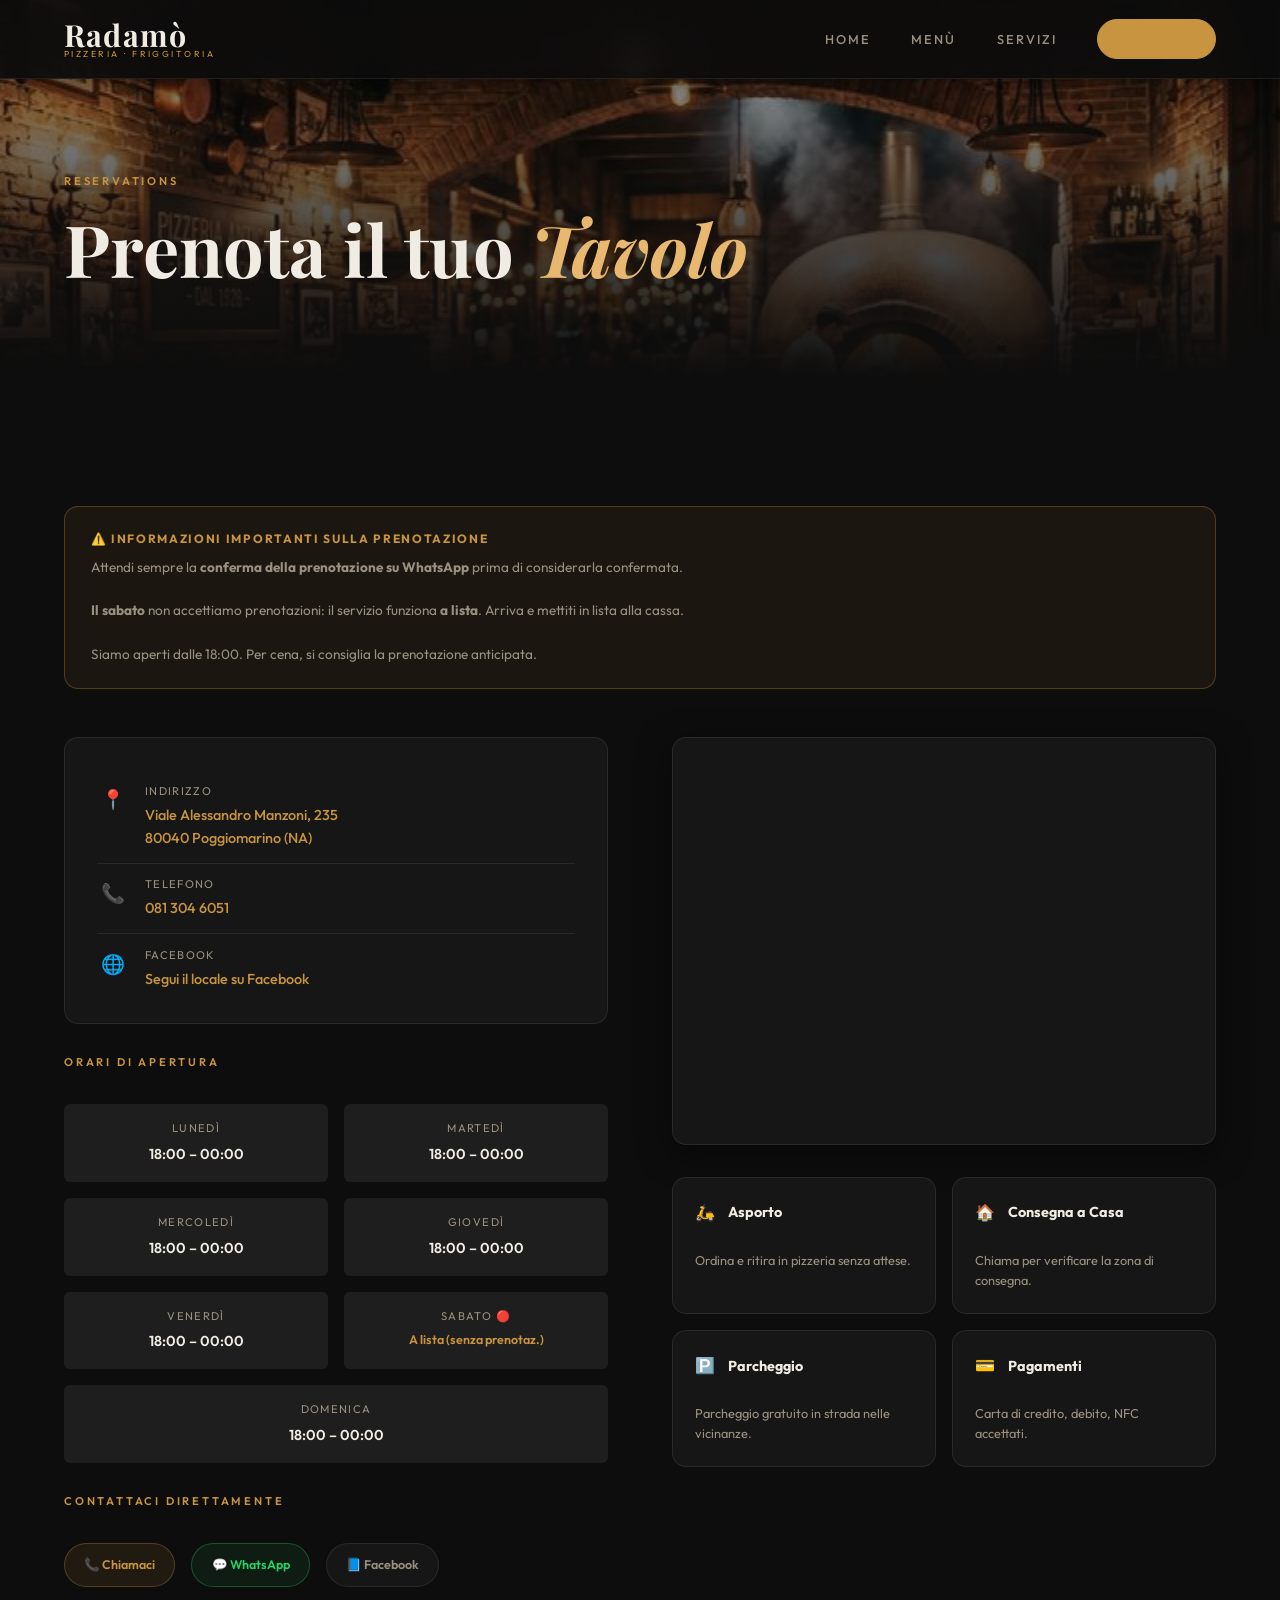
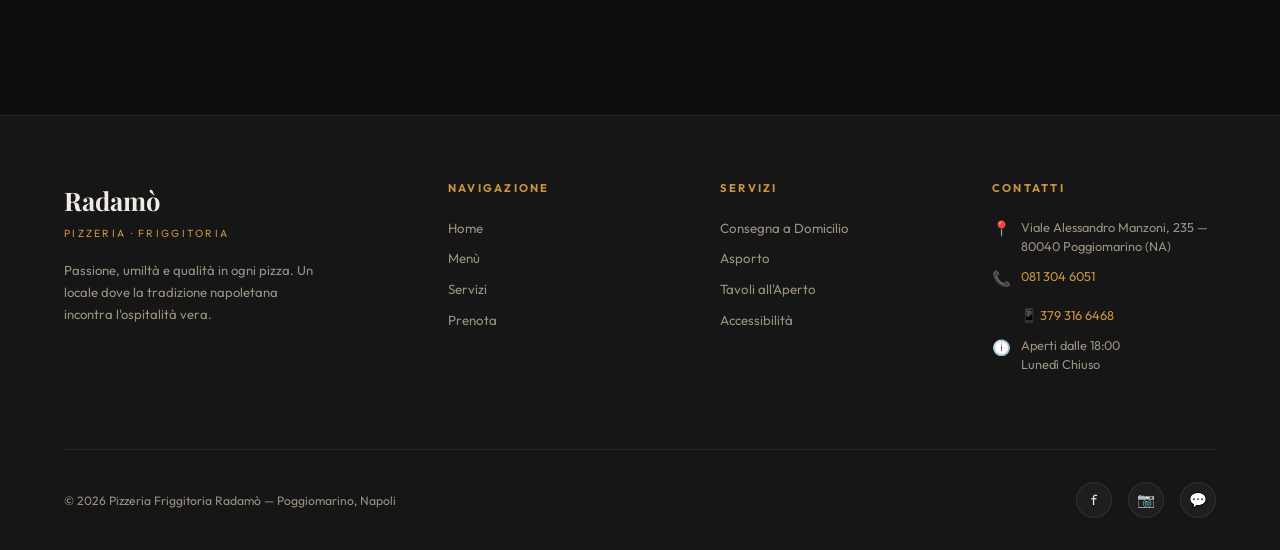
<file: prenota.html>
﻿<!DOCTYPE html>
<html lang="it">
<head>
  <meta charset="UTF-8">
  <meta name="viewport" content="width=device-width, initial-scale=1.0">
  <meta name="description" content="Prenota un tavolo alla Pizzeria Radamò di Poggiomarino. Chiama al 081 304 6051 o scrivi su WhatsApp. Aperto dalle 18:00, il sabato a lista.">
  <title>Prenota — Radamò Pizzeria Friggitoria</title>
  <link rel="stylesheet" href="style.css">
</head>
<body>

  <!-- NAVBAR -->
  <nav class="navbar scrolled" id="navbar">
    <a href="index.html" class="navbar__logo">
      Radamò
      <span>Pizzeria · Friggitoria</span>
    </a>
    <ul class="navbar__nav">
      <li><a href="index.html">Home</a></li>
      <li><a href="menu.html">Menù</a></li>
      <li><a href="servizi.html">Servizi</a></li>
      <li><a href="prenota.html" class="navbar__cta active" style="background:var(--clr-gold);color:#000;">Prenota</a></li>
    </ul>
    <button class="navbar__hamburger" id="hamburger" aria-label="Menu" aria-expanded="false">
      <span></span><span></span><span></span>
    </button>
  </nav>
  <div class="nav-overlay" id="navOverlay"></div>
  <div class="navbar__mobile" id="mobileMenu">
    <a href="index.html">Home</a>
    <a href="menu.html">Menù</a>
    <a href="servizi.html">Servizi</a>
    <a href="prenota.html">Prenota</a>
  </div>

  <!-- PAGE HERO -->
  <div class="page-hero">
    <div class="page-hero__bg" style="background-image:url('assets/hero_bg.png');"></div>
    <div class="page-hero__overlay"></div>
    <div class="page-hero__content">
      <span class="section-label">Reservations</span>
      <h1 class="section-title" style="font-size:clamp(2.5rem,6vw,4.5rem);">Prenota il tuo <em>Tavolo</em></h1>
    </div>
  </div>

  <!-- PRENOTA CONTENT -->
  <section>
    <!-- AVVISI IMPORTANTI -->
    <div class="alert-box reveal" style="margin-bottom:3rem;">
      <div class="alert-box__title">⚠️ Informazioni Importanti sulla Prenotazione</div>
      <div class="alert-box__text">
        Attendi sempre la <strong>conferma della prenotazione su WhatsApp</strong> prima di considerarla confermata.<br><br>
        <strong>Il sabato</strong> non accettiamo prenotazioni: il servizio funziona <strong>a lista</strong>. Arriva e mettiti in lista alla cassa.<br><br>
        Siamo aperti dalle 18:00. Per cena, si consiglia la prenotazione anticipata.
      </div>
    </div>

    <div class="contact-layout">
      <!-- LEFT: Info -->
      <div class="contact-info reveal">

        <!-- Dove siamo -->
        <div class="contact-info__block">
          <div class="contact-info__row">
            <div class="contact-info__row-icon">📍</div>
            <div>
              <span class="contact-info__row-label">Indirizzo</span>
              <div class="contact-info__row-value">
                <a href="https://www.google.com/maps/search/Viale+Alessandro+Manzoni+235+Poggiomarino" target="_blank" rel="noopener">
                  Viale Alessandro Manzoni, 235<br>80040 Poggiomarino (NA)
                </a>
              </div>
            </div>
          </div>
          <div class="contact-info__row">
            <div class="contact-info__row-icon">📞</div>
            <div>
              <span class="contact-info__row-label">Telefono</span>
              <div class="contact-info__row-value">
                <a href="tel:0813046051">081 304 6051</a>
              </div>
            </div>
          </div>
          <div class="contact-info__row">
            <div class="contact-info__row-icon">🌐</div>
            <div>
              <span class="contact-info__row-label">Facebook</span>
              <div class="contact-info__row-value">
                <a href="https://www.facebook.com" target="_blank" rel="noopener">Segui il locale su Facebook</a>
              </div>
            </div>
          </div>

        </div>

        <!-- Orari -->
        <div style="margin-bottom:1.5rem;">
          <span class="section-label">Orari di Apertura</span>
          <div class="hours-grid" style="margin-top:1rem;">
            <div class="hours-day">
              <div class="hours-day__name">Lunedì</div>
              <div class="hours-day__time">18:00 – 00:00</div>
            </div>
            <div class="hours-day">
              <div class="hours-day__name">Martedì</div>
              <div class="hours-day__time">18:00 – 00:00</div>
            </div>
            <div class="hours-day">
              <div class="hours-day__name">Mercoledì</div>
              <div class="hours-day__time">18:00 – 00:00</div>
            </div>
            <div class="hours-day">
              <div class="hours-day__name">Giovedì</div>
              <div class="hours-day__time">18:00 – 00:00</div>
            </div>
            <div class="hours-day">
              <div class="hours-day__name">Venerdì</div>
              <div class="hours-day__time">18:00 – 00:00</div>
            </div>
            <div class="hours-day">
              <div class="hours-day__name">Sabato 🔴</div>
              <div class="hours-day__time closed" style="color:var(--clr-gold); font-size:0.78rem;">A lista (senza prenotaz.)</div>
            </div>
            <div class="hours-day" style="grid-column: span 2;">
              <div class="hours-day__name">Domenica</div>
              <div class="hours-day__time">18:00 – 00:00</div>
            </div>
          </div>
        </div>

        <!-- Social Links -->
        <span class="section-label">Contattaci Direttamente</span>
        <div class="social-links" style="margin-top:1rem; flex-wrap:wrap;">
          <a href="tel:0813046051" class="social-link" style="background:rgba(200,148,63,0.1); border-color:rgba(200,148,63,0.3); color:var(--clr-gold);">
            📞 Chiamaci
          </a>
          <a href="https://wa.me/393793166468" target="_blank" rel="noopener" class="social-link" style="background:rgba(37,211,102,0.08); border-color:rgba(37,211,102,0.3); color:#25D366;">
            💬 WhatsApp
          </a>
          <a href="https://www.facebook.com" target="_blank" rel="noopener" class="social-link">
            📘 Facebook
          </a>
        </div>
      </div>

      <!-- RIGHT: Map -->
      <div class="reveal reveal-delay-2">
        <div class="map-embed" style="margin-bottom:2rem;">
          <iframe
            src="https://www.google.com/maps/embed?pb=!1m18!1m12!1m3!1d3019.7839874!2d14.5433!3d40.78733!2m3!1f0!2f0!3f0!3m2!1i1024!2i768!4f13.1!3m3!1m2!1s0x133bba4b975286f1%3A0x5570474464a83d20!2sPizzeria+Friggitoria+Radam%C3%B2!5e0!3m2!1sit!2sit!4v1711545000000!5m2!1sit!2sit"
            width="600" height="450"
            allowfullscreen=""
            loading="lazy"
            referrerpolicy="no-referrer-when-downgrade"
            title="Mappa Pizzeria Radamò Poggiomarino">
          </iframe>
        </div>

        <!-- Cards info extra-->
        <div style="display:grid; grid-template-columns:1fr 1fr; gap:1rem;">
          <div class="service-block" style="padding:1.4rem;">
            <div class="service-block__header">
              <span class="service-block__icon">🛵</span>
              <h3 class="service-block__title" style="font-size:0.9rem;">Asporto</h3>
            </div>
            <p style="font-size:0.8rem;color:var(--clr-text-muted);margin-top:0.5rem;">Ordina e ritira in pizzeria senza attese.</p>
          </div>
          <div class="service-block" style="padding:1.4rem;">
            <div class="service-block__header">
              <span class="service-block__icon">🏠</span>
              <h3 class="service-block__title" style="font-size:0.9rem;">Consegna a Casa</h3>
            </div>
            <p style="font-size:0.8rem;color:var(--clr-text-muted);margin-top:0.5rem;">Chiama per verificare la zona di consegna.</p>
          </div>
          <div class="service-block" style="padding:1.4rem;">
            <div class="service-block__header">
              <span class="service-block__icon">🅿️</span>
              <h3 class="service-block__title" style="font-size:0.9rem;">Parcheggio</h3>
            </div>
            <p style="font-size:0.8rem;color:var(--clr-text-muted);margin-top:0.5rem;">Parcheggio gratuito in strada nelle vicinanze.</p>
          </div>
          <div class="service-block" style="padding:1.4rem;">
            <div class="service-block__header">
              <span class="service-block__icon">💳</span>
              <h3 class="service-block__title" style="font-size:0.9rem;">Pagamenti</h3>
            </div>
            <p style="font-size:0.8rem;color:var(--clr-text-muted);margin-top:0.5rem;">Carta di credito, debito, NFC accettati.</p>
          </div>
        </div>
      </div>
    </div>
  </section>

  <!-- FOOTER -->
  <footer>
    <div class="footer__grid">
      <div>
        <div class="footer__brand-name">Radamò</div>
        <div class="footer__brand-sub">Pizzeria · Friggitoria</div>
        <p class="footer__brand-desc">Passione, umiltà e qualità in ogni pizza. Un locale dove la tradizione napoletana incontra l'ospitalità vera.</p>
      </div>
      <div>
        <div class="footer__col-title">Navigazione</div>
        <div class="footer__links">
          <a href="index.html">Home</a>
          <a href="menu.html">Menù</a>
          <a href="servizi.html">Servizi</a>
          <a href="prenota.html">Prenota</a>
        </div>
      </div>
      <div>
        <div class="footer__col-title">Servizi</div>
        <div class="footer__links">
          <a href="servizi.html">Consegna a Domicilio</a>
          <a href="servizi.html">Asporto</a>
          <a href="servizi.html">Tavoli all'Aperto</a>
          <a href="servizi.html">Accessibilità</a>
        </div>
      </div>
      <div>
        <div class="footer__col-title">Contatti</div>
        <div class="footer__contact-item">
          <span>📍</span>
          <span>Viale Alessandro Manzoni, 235 — 80040 Poggiomarino (NA)</span>
        </div>
        <div class="footer__contact-item">
          <span>📞</span>
          <span>
            <a href="tel:0813046051" style="color:var(--clr-gold)">081 304 6051</a><br>
            <a href="tel:+393793166468" style="color:var(--clr-gold)">📱 379 316 6468</a>
          </span>
        </div>
        <div class="footer__contact-item">
          <span>🕕</span>
          <span>Aperti dalle 18:00<br>Lunedì Chiuso</span>
        </div>
      </div>
    </div>
    <div class="footer__bottom">
      <div class="footer__copy">© 2026 Pizzeria Friggitoria Radamò — Poggiomarino, Napoli</div>
      <div class="footer__social">
        <a href="https://www.facebook.com" target="_blank" rel="noopener" aria-label="Facebook">f</a>
        <a href="https://www.instagram.com" target="_blank" rel="noopener" aria-label="Instagram">📷</a>
        <a href="https://wa.me/393793166468" target="_blank" rel="noopener" aria-label="WhatsApp">💬</a>
      </div>
    </div>
  </footer>

  <script src="main.js"></script>
</body>
</html>
</file>
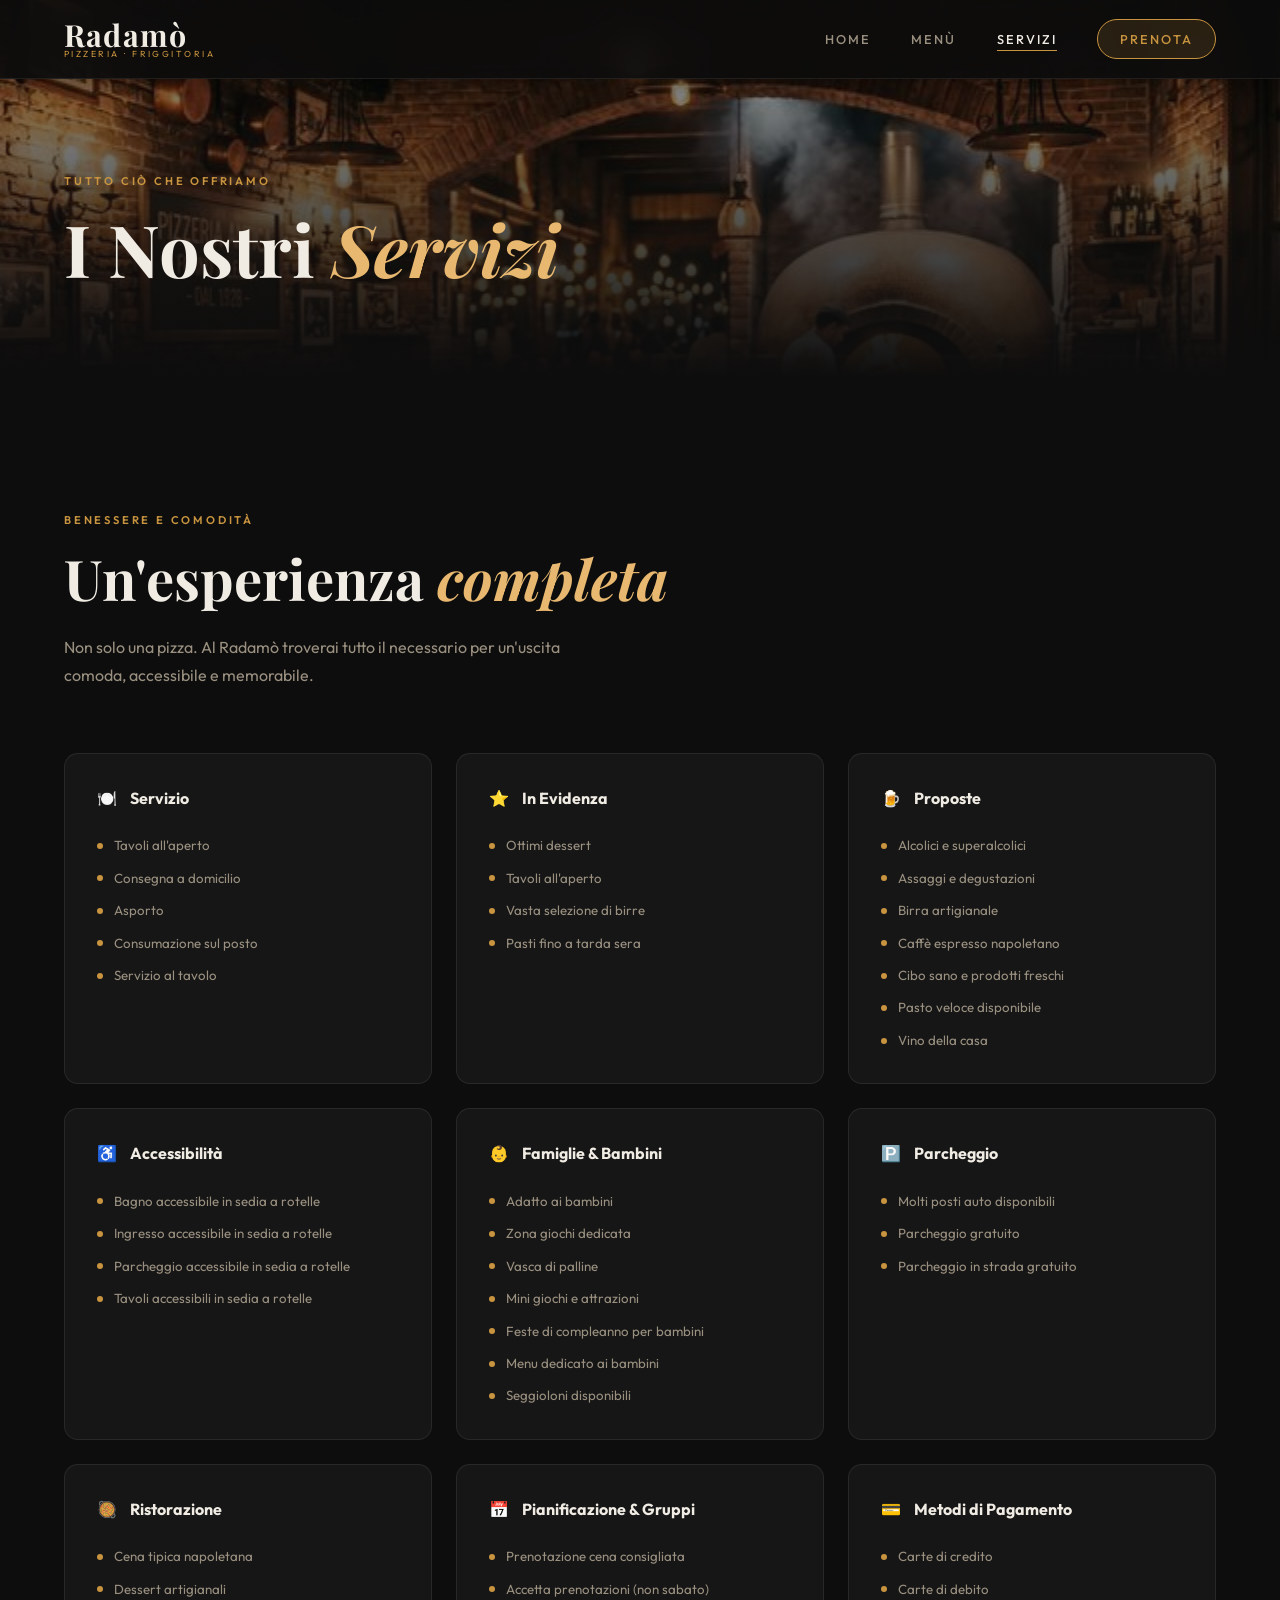
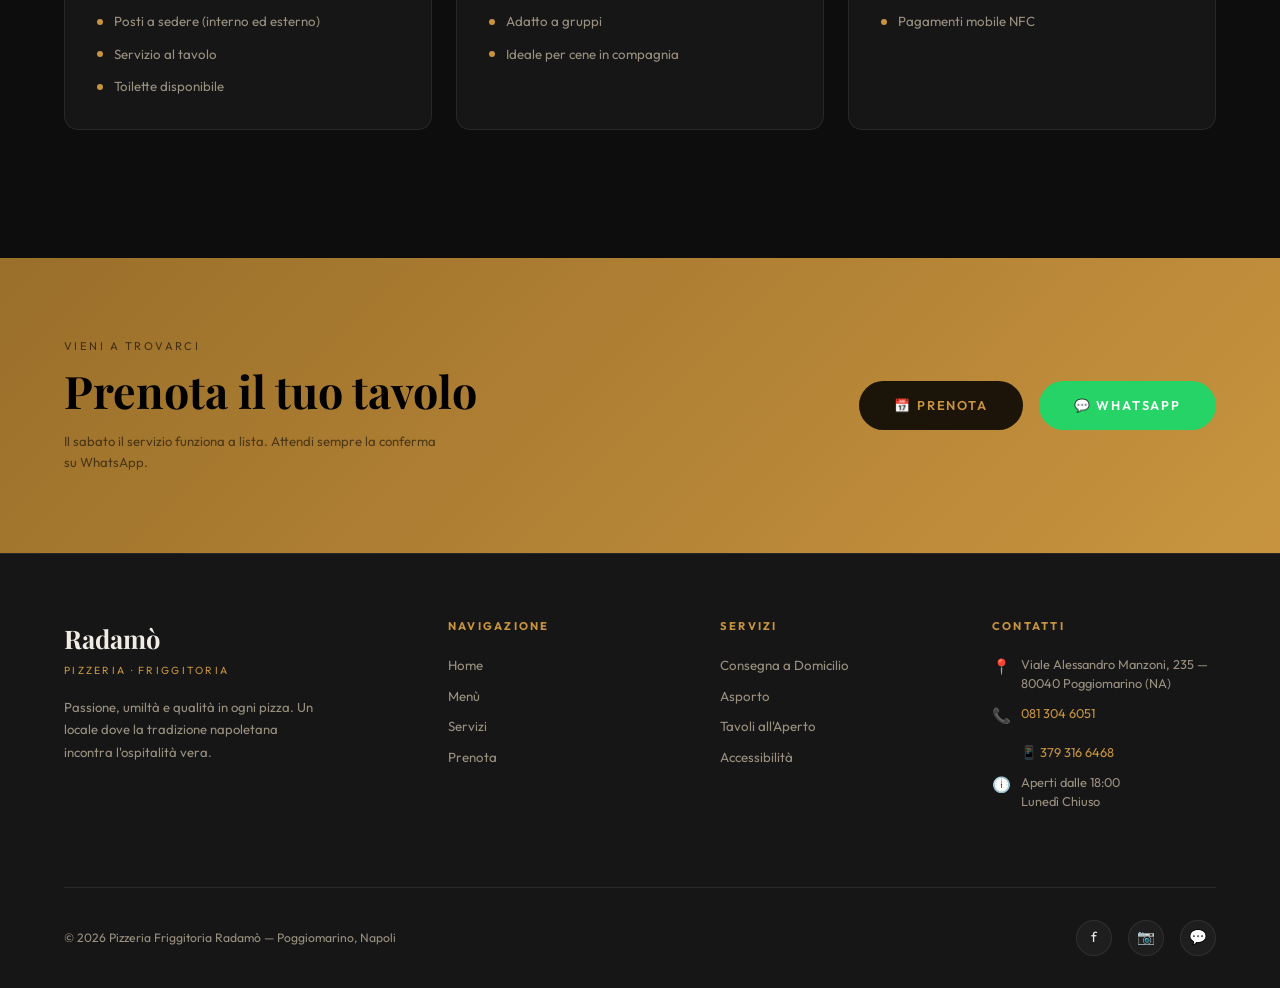
<file: servizi.html>
﻿<!DOCTYPE html>
<html lang="it">
<head>
  <meta charset="UTF-8">
  <meta name="viewport" content="width=device-width, initial-scale=1.0">
  <meta name="description" content="Servizi da Radamò: consegna a domicilio, asporto, tavoli all'aperto, accessibilità, feste per bambini, parcheggio gratuito. Scopri tutto.">
  <title>Servizi — Radamò Pizzeria Friggitoria</title>
  <link rel="stylesheet" href="style.css">
</head>
<body>

  <!-- NAVBAR -->
  <nav class="navbar scrolled" id="navbar">
    <a href="index.html" class="navbar__logo">
      Radamò
      <span>Pizzeria · Friggitoria</span>
    </a>
    <ul class="navbar__nav">
      <li><a href="index.html">Home</a></li>
      <li><a href="menu.html">Menù</a></li>
      <li><a href="servizi.html" class="active">Servizi</a></li>
      <li><a href="prenota.html" class="navbar__cta">Prenota</a></li>
    </ul>
    <button class="navbar__hamburger" id="hamburger" aria-label="Menu" aria-expanded="false">
      <span></span><span></span><span></span>
    </button>
  </nav>
  <div class="nav-overlay" id="navOverlay"></div>
  <div class="navbar__mobile" id="mobileMenu">
    <a href="index.html">Home</a>
    <a href="menu.html">Menù</a>
    <a href="servizi.html">Servizi</a>
    <a href="prenota.html">Prenota</a>
  </div>

  <!-- PAGE HERO -->
  <div class="page-hero">
    <div class="page-hero__bg" style="background-image:url('assets/hero_bg.png');"></div>
    <div class="page-hero__overlay"></div>
    <div class="page-hero__content">
      <span class="section-label">Tutto ciò che offriamo</span>
      <h1 class="section-title" style="font-size:clamp(2.5rem,6vw,4.5rem);">I Nostri <em>Servizi</em></h1>
    </div>
  </div>

  <!-- SERVICES PAGE -->
  <section class="services-page">
    <div class="section-header reveal">
      <span class="section-label">Benessere e Comodità</span>
      <h2 class="section-title">Un'esperienza <em>completa</em></h2>
      <p class="section-subtitle">Non solo una pizza. Al Radamò troverai tutto il necessario per un'uscita comoda, accessibile e memorabile.</p>
    </div>

    <div class="services-blocks">

      <!-- Servizio -->
      <div class="service-block reveal reveal-delay-1">
        <div class="service-block__header">
          <span class="service-block__icon">🍽️</span>
          <h3 class="service-block__title">Servizio</h3>
        </div>
        <div class="service-block__items">
          <div class="service-block__item">Tavoli all'aperto</div>
          <div class="service-block__item">Consegna a domicilio</div>
          <div class="service-block__item">Asporto</div>
          <div class="service-block__item">Consumazione sul posto</div>
          <div class="service-block__item">Servizio al tavolo</div>
        </div>
      </div>

      <!-- In Evidenza -->
      <div class="service-block reveal reveal-delay-2">
        <div class="service-block__header">
          <span class="service-block__icon">⭐</span>
          <h3 class="service-block__title">In Evidenza</h3>
        </div>
        <div class="service-block__items">
          <div class="service-block__item">Ottimi dessert</div>
          <div class="service-block__item">Tavoli all'aperto</div>
          <div class="service-block__item">Vasta selezione di birre</div>
          <div class="service-block__item">Pasti fino a tarda sera</div>
        </div>
      </div>

      <!-- Proposte -->
      <div class="service-block reveal reveal-delay-3">
        <div class="service-block__header">
          <span class="service-block__icon">🍺</span>
          <h3 class="service-block__title">Proposte</h3>
        </div>
        <div class="service-block__items">
          <div class="service-block__item">Alcolici e superalcolici</div>
          <div class="service-block__item">Assaggi e degustazioni</div>
          <div class="service-block__item">Birra artigianale</div>
          <div class="service-block__item">Caffè espresso napoletano</div>
          <div class="service-block__item">Cibo sano e prodotti freschi</div>
          <div class="service-block__item">Pasto veloce disponibile</div>
          <div class="service-block__item">Vino della casa</div>
        </div>
      </div>

      <!-- Accessibilità -->
      <div class="service-block reveal reveal-delay-1">
        <div class="service-block__header">
          <span class="service-block__icon">♿</span>
          <h3 class="service-block__title">Accessibilità</h3>
        </div>
        <div class="service-block__items">
          <div class="service-block__item">Bagno accessibile in sedia a rotelle</div>
          <div class="service-block__item">Ingresso accessibile in sedia a rotelle</div>
          <div class="service-block__item">Parcheggio accessibile in sedia a rotelle</div>
          <div class="service-block__item">Tavoli accessibili in sedia a rotelle</div>
        </div>
      </div>

      <!-- Bambini -->
      <div class="service-block reveal reveal-delay-2">
        <div class="service-block__header">
          <span class="service-block__icon">👶</span>
          <h3 class="service-block__title">Famiglie &amp; Bambini</h3>
        </div>
        <div class="service-block__items">
          <div class="service-block__item">Adatto ai bambini</div>
          <div class="service-block__item">Zona giochi dedicata</div>
          <div class="service-block__item">Vasca di palline</div>
          <div class="service-block__item">Mini giochi e attrazioni</div>
          <div class="service-block__item">Feste di compleanno per bambini</div>
          <div class="service-block__item">Menu dedicato ai bambini</div>
          <div class="service-block__item">Seggioloni disponibili</div>
        </div>
      </div>

      <!-- Parcheggio -->
      <div class="service-block reveal reveal-delay-3">
        <div class="service-block__header">
          <span class="service-block__icon">🅿️</span>
          <h3 class="service-block__title">Parcheggio</h3>
        </div>
        <div class="service-block__items">
          <div class="service-block__item">Molti posti auto disponibili</div>
          <div class="service-block__item">Parcheggio gratuito</div>
          <div class="service-block__item">Parcheggio in strada gratuito</div>
        </div>
      </div>

      <!-- Ristorazione -->
      <div class="service-block reveal reveal-delay-1">
        <div class="service-block__header">
          <span class="service-block__icon">🥘</span>
          <h3 class="service-block__title">Ristorazione</h3>
        </div>
        <div class="service-block__items">
          <div class="service-block__item">Cena tipica napoletana</div>
          <div class="service-block__item">Dessert artigianali</div>
          <div class="service-block__item">Posti a sedere (interno ed esterno)</div>
          <div class="service-block__item">Servizio al tavolo</div>
          <div class="service-block__item">Toilette disponibile</div>
        </div>
      </div>

      <!-- Pianificazione -->
      <div class="service-block reveal reveal-delay-2">
        <div class="service-block__header">
          <span class="service-block__icon">📅</span>
          <h3 class="service-block__title">Pianificazione &amp; Gruppi</h3>
        </div>
        <div class="service-block__items">
          <div class="service-block__item">Prenotazione cena consigliata</div>
          <div class="service-block__item">Accetta prenotazioni (non sabato)</div>
          <div class="service-block__item">Adatto a gruppi</div>
          <div class="service-block__item">Ideale per cene in compagnia</div>
        </div>
      </div>

      <!-- Pagamenti -->
      <div class="service-block reveal reveal-delay-3">
        <div class="service-block__header">
          <span class="service-block__icon">💳</span>
          <h3 class="service-block__title">Metodi di Pagamento</h3>
        </div>
        <div class="service-block__items">
          <div class="service-block__item">Carte di credito</div>
          <div class="service-block__item">Carte di debito</div>
          <div class="service-block__item">Pagamenti mobile NFC</div>
        </div>
      </div>

    </div>
  </section>

  <!-- CTA -->
  <section class="booking-strip">
    <div class="booking-strip__content">
      <div class="booking-strip__label">Vieni a trovarci</div>
      <h2 class="booking-strip__title">Prenota il tuo tavolo</h2>
      <p class="booking-strip__note">Il sabato il servizio funziona a lista. Attendi sempre la conferma su WhatsApp.</p>
    </div>
    <div class="booking-strip__actions">
      <a href="prenota.html" class="btn btn-dark">📅 Prenota</a>
      <a href="https://wa.me/393793166468" target="_blank" rel="noopener" class="btn btn-wa">💬 WhatsApp</a>
    </div>
  </section>

  <!-- FOOTER -->
  <footer>
    <div class="footer__grid">
      <div>
        <div class="footer__brand-name">Radamò</div>
        <div class="footer__brand-sub">Pizzeria · Friggitoria</div>
        <p class="footer__brand-desc">Passione, umiltà e qualità in ogni pizza. Un locale dove la tradizione napoletana incontra l'ospitalità vera.</p>
      </div>
      <div>
        <div class="footer__col-title">Navigazione</div>
        <div class="footer__links">
          <a href="index.html">Home</a>
          <a href="menu.html">Menù</a>
          <a href="servizi.html">Servizi</a>
          <a href="prenota.html">Prenota</a>
        </div>
      </div>
      <div>
        <div class="footer__col-title">Servizi</div>
        <div class="footer__links">
          <a href="servizi.html">Consegna a Domicilio</a>
          <a href="servizi.html">Asporto</a>
          <a href="servizi.html">Tavoli all'Aperto</a>
          <a href="servizi.html">Accessibilità</a>
        </div>
      </div>
      <div>
        <div class="footer__col-title">Contatti</div>
        <div class="footer__contact-item">
          <span>📍</span>
          <span>Viale Alessandro Manzoni, 235 — 80040 Poggiomarino (NA)</span>
        </div>
        <div class="footer__contact-item">
          <span>📞</span>
          <span>
            <a href="tel:0813046051" style="color:var(--clr-gold)">081 304 6051</a><br>
            <a href="tel:+393793166468" style="color:var(--clr-gold)">📱 379 316 6468</a>
          </span>
        </div>
        <div class="footer__contact-item">
          <span>🕕</span>
          <span>Aperti dalle 18:00<br>Lunedì Chiuso</span>
        </div>
      </div>
    </div>
    <div class="footer__bottom">
      <div class="footer__copy">© 2026 Pizzeria Friggitoria Radamò — Poggiomarino, Napoli</div>
      <div class="footer__social">
        <a href="https://www.facebook.com" target="_blank" rel="noopener" aria-label="Facebook">f</a>
        <a href="https://www.instagram.com" target="_blank" rel="noopener" aria-label="Instagram">📷</a>
        <a href="https://wa.me/393793166468" target="_blank" rel="noopener" aria-label="WhatsApp">💬</a>
      </div>
    </div>
  </footer>

  <script src="main.js"></script>
</body>
</html>
</file>
<file: style.css>
/* ========================================
   RADAMO PIZZERIA - DESIGN SYSTEM
   ======================================== */

/* --- Fonts Import --- */
@import url('https://fonts.googleapis.com/css2?family=Outfit:wght@300;400;500;600;700;800;900&family=Playfair+Display:ital,wght@0,400;0,700;1,400;1,700&display=swap');

/* --- CSS Custom Properties --- */
:root {
     /* Colors */
  --clr-bg:         #0d0d0d;
     --clr-surface:    #161616;
     --clr-surface-2:  #1e1e1e;
     --clr-border:     rgba(255,255,255,0.08);
     --clr-gold:       #c8943f;
     --clr-gold-light: #e8b870;
     --clr-gold-dark:  #9a6f2a;
     --clr-red:        #c0392b;
     --clr-text:       #f0ece4;
     --clr-text-muted: #9a9080;
     --clr-white:      #ffffff;

  /* Typography */
  --font-body:    'Outfit', sans-serif;
     --font-display: 'Playfair Display', serif;

  /* Spacing */
  --space-xs:   0.5rem;
     --space-sm:   1rem;
     --space-md:   2rem;
     --space-lg:   4rem;
     --space-xl:   8rem;

  /* Border Radius */
  --radius-sm:  6px;
     --radius-md:  14px;
     --radius-lg:  28px;
     --radius-pill:999px;

  /* Shadows */
  --shadow-gold: 0 0 40px rgba(200,148,63,0.25);
     --shadow-card: 0 8px 32px rgba(0,0,0,0.5);
     --shadow-sm:   0 2px 12px rgba(0,0,0,0.3);

  /* Transitions */
  --trans-fast:  all 0.2s ease;
     --trans-med:   all 0.4s cubic-bezier(0.25,0.46,0.45,0.94);
     --trans-slow:  all 0.7s cubic-bezier(0.25,0.46,0.45,0.94);
}

/* --- Reset & Base --- */
*, *::before, *::after { box-sizing: border-box; margin: 0; padding: 0; }

html { scroll-behavior: smooth; font-size: 16px; }

body {
     font-family: var(--font-body);
     background-color: var(--clr-bg);
     color: var(--clr-text);
     line-height: 1.6;
     overflow-x: hidden;
     -webkit-font-smoothing: antialiased;
}

img { display: block; max-width: 100%; }
a  { text-decoration: none; color: inherit; }
ul { list-style: none; }

::selection {
     background: var(--clr-gold);
     color: #000;
}

/* ========================================
   SCROLLBAR
   ======================================== */
::-webkit-scrollbar            { width: 6px; }
::-webkit-scrollbar-track      { background: var(--clr-bg); }
::-webkit-scrollbar-thumb      { background: var(--clr-gold-dark); border-radius: 3px; }
::-webkit-scrollbar-thumb:hover{ background: var(--clr-gold); }

/* ========================================
   NAVBAR
   ======================================== */
.navbar {
     position: fixed;
     top: 0; left: 0; right: 0;
     z-index: 1000;
     display: flex;
     align-items: center;
     justify-content: space-between;
     padding: 1.2rem 5%;
     transition: var(--trans-med);
}

.navbar.scrolled {
     background: rgba(13,13,13,0.92);
     backdrop-filter: blur(16px);
     -webkit-backdrop-filter: blur(16px);
     border-bottom: 1px solid var(--clr-border);
     box-shadow: 0 4px 30px rgba(0,0,0,0.4);
}

.navbar__logo {
     font-family: var(--font-display);
     font-size: 1.9rem;
     font-weight: 700;
     letter-spacing: 0.04em;
     color: var(--clr-text);
     transition: var(--trans-fast);
     display: flex;
     flex-direction: column;
     line-height: 1;
}
.navbar__logo span {
     font-size: 0.55rem;
     font-family: var(--font-body);
     font-weight: 400;
     letter-spacing: 0.28em;
     text-transform: uppercase;
     color: var(--clr-gold);
}
.navbar__logo:hover { color: var(--clr-gold-light); }

.navbar__nav {
     display: flex;
     align-items: center;
     gap: 2.5rem;
}

.navbar__nav a {
     font-size: 0.8rem;
     font-weight: 500;
     letter-spacing: 0.16em;
     text-transform: uppercase;
     color: var(--clr-text-muted);
     position: relative;
     transition: var(--trans-fast);
}
.navbar__nav a::after {
     content: '';
     position: absolute;
     bottom: -4px; left: 0;
     width: 0; height: 1px;
     background: var(--clr-gold);
     transition: var(--trans-fast);
}
.navbar__nav a:hover,
.navbar__nav a.active {
     color: var(--clr-text);
}
.navbar__nav a:hover::after,
.navbar__nav a.active::after { width: 100%; }

.navbar__cta {
     display: inline-flex;
     align-items: center;
     gap: 0.5rem;
     padding: 0.55rem 1.4rem;
     border: 1px solid var(--clr-gold);
     border-radius: var(--radius-pill);
     font-size: 0.75rem;
     font-weight: 600;
     letter-spacing: 0.14em;
     text-transform: uppercase;
     background: rgba(200,148,63,0.15);
     color: var(--clr-gold) !important;
     transition: var(--trans-med) !important;
}
.navbar__cta:hover {
     background: var(--clr-gold) !important;
     color: #000 !important;
     box-shadow: var(--shadow-gold);
}
.navbar__cta::after { display: none !important; }

/* Hamburger */
.navbar__hamburger {
     display: none;
     flex-direction: column;
     gap: 5px;
     cursor: pointer;
     padding: 4px;
     background: none;
     border: none;
}
.navbar__hamburger span {
     display: block;
     width: 24px;
     height: 2px;
     background: var(--clr-text);
     border-radius: 2px;
     transition: var(--trans-fast);
}
.navbar__hamburger.open span:nth-child(1) { transform: translateY(7px) rotate(45deg); }
.navbar__hamburger.open span:nth-child(2) { opacity: 0; }
.navbar__hamburger.open span:nth-child(3) { transform: translateY(-7px) rotate(-45deg); }

/* Mobile Nav */
.navbar__mobile {
     position: fixed;
     top: 0; right: 0;
     width: 280px; height: 100vh;
     background: var(--clr-surface);
     border-left: 1px solid var(--clr-border);
     display: flex;
     flex-direction: column;
     gap: 0;
     padding: 7rem 2.5rem 3rem;
     transform: translateX(100%);
     transition: var(--trans-med);
     z-index: 999;
}
.navbar__mobile.open { transform: translateX(0); }
.navbar__mobile a {
     font-size: 1rem;
     font-weight: 500;
     color: var(--clr-text-muted);
     letter-spacing: 0.1em;
     text-transform: uppercase;
     padding: 1rem 0;
     border-bottom: 1px solid var(--clr-border);
     transition: var(--trans-fast);
}
.navbar__mobile a:hover { color: var(--clr-gold); }
.navbar__mobile a:last-child { border-bottom: none; margin-top: 1.5rem; border-top: 1px solid var(--clr-gold); color: var(--clr-gold); }

/* Mobile overlay */
.nav-overlay {
     position: fixed;
     inset: 0;
     background: rgba(0,0,0,0.6);
     backdrop-filter: blur(4px);
     z-index: 998;
     opacity: 0;
     pointer-events: none;
     transition: var(--trans-fast);
}
.nav-overlay.open { opacity: 1; pointer-events: all; }

.nav-overlay.open { opacity: 1; pointer-events: all; }

/* ========================================
   BUTTONS
   ======================================== */
.btn {
     display: inline-flex;
     align-items: center;
     gap: 0.5rem;
     padding: 0.9rem 2.2rem;
     border-radius: var(--radius-pill);
     font-family: var(--font-body);
     font-size: 0.8rem;
     font-weight: 600;
     letter-spacing: 0.14em;
     text-transform: uppercase;
     cursor: pointer;
     border: none;
     transition: var(--trans-med);
     position: relative;
     overflow: hidden;
}
.btn::before {
     content: '';
     position: absolute;
     inset: 0;
     background: rgba(255,255,255,0.05);
     opacity: 0;
     transition: var(--trans-fast);
}
.btn:hover::before { opacity: 1; }

.btn-primary {
     background: var(--clr-gold);
     color: #000;
}
.btn-primary:hover {
     background: var(--clr-gold-light);
     transform: translateY(-2px);
     box-shadow: var(--shadow-gold);
}

.btn-outline {
     background: transparent;
     color: var(--clr-text);
     border: 1px solid rgba(255,255,255,0.25);
}
.btn-outline:hover {
     border-color: var(--clr-gold);
     color: var(--clr-gold);
     transform: translateY(-2px);
}

/* ========================================
   SECTION UTILITIES
   ======================================== */
section { padding: var(--space-xl) 5%; }

.section-label {
     display: inline-block;
     font-size: 0.7rem;
     font-weight: 600;
     letter-spacing: 0.25em;
     text-transform: uppercase;
     color: var(--clr-gold);
     margin-bottom: 1rem;
}

.section-title {
     font-family: var(--font-display);
     font-size: clamp(2rem, 5vw, 3.5rem);
     font-weight: 700;
     line-height: 1.15;
     color: var(--clr-text);
     margin-bottom: 1.5rem;
}
.section-title em {
     font-style: italic;
     color: var(--clr-gold-light);
}

.section-subtitle {
     font-size: 1rem;
     color: var(--clr-text-muted);
     max-width: 540px;
     line-height: 1.7;
}

.section-header { margin-bottom: var(--space-lg); }

.divider {
     width: 60px;
     height: 2px;
     background: linear-gradient(90deg, var(--clr-gold), transparent);
     margin: 1.5rem 0;
}

/* Animate on scroll utility */
.reveal {
     opacity: 0;
     transform: translateY(40px);
     transition: opacity 0.7s ease, transform 0.7s ease;
}
.reveal.visible {
     opacity: 1;
     transform: translateY(0);
}
/* Prevent layout shift while reveal is pending */
.section-header.reveal {
     min-height: 0;
}
.reveal-delay-1 { transition-delay: 0.1s; }
.reveal-delay-2 { transition-delay: 0.2s; }
.reveal-delay-3 { transition-delay: 0.3s; }
.reveal-delay-4 { transition-delay: 0.4s; }

/* ========================================
   HERO
   ======================================== */
.hero {
     position: relative;
     min-height: 100vh;
     display: flex;
     align-items: center;
     padding: 0 5%;
     overflow: hidden;
}
.hero__bg {
     position: absolute;
     inset: 0;
     background-image: url('assets/hero_bg.png');
     background-size: cover;
     background-position: center;
     transform: scale(1.05);
     transition: transform 8s ease;
}
.hero.loaded .hero__bg { transform: scale(1); }
.hero__overlay {
     position: absolute;
     inset: 0;
     background: linear-gradient(
            to right,
            rgba(10,10,10,0.95) 0%,
            rgba(10,10,10,0.75) 50%,
            rgba(10,10,10,0.3) 100%
          );
}
.hero__content {
     position: relative;
     z-index: 1;
     max-width: 680px;
}
.hero__tag {
     display: inline-flex;
     align-items: center;
     gap: 0.6rem;
     font-size: 0.7rem;
     font-weight: 600;
     letter-spacing: 0.22em;
     text-transform: uppercase;
     color: var(--clr-gold);
     margin-bottom: 1.5rem;
}
.hero__tag::before {
     content: '';
     display: inline-block;
     width: 24px;
     height: 1px;
     background: var(--clr-gold);
}
}
.hero__title {
     font-family: var(--font-display);
     font-size: clamp(3rem, 8vw, 5.5rem);
     font-weight: 700;
     line-height: 1.05;
     color: var(--clr-white);
     margin-bottom: 1.5rem;
}
.hero__title em {
     display: block;
     font-style: italic;
     color: var(--clr-gold-light);
}
.hero__description {
     font-size: 1.05rem;
     color: rgba(240,236,228,0.75);
     max-width: 500px;
     line-height: 1.75;
     margin-bottom: 2.5rem;
}
.hero__actions {
     display: flex;
     flex-wrap: wrap;
     gap: 1rem;
     align-items: center;
}
.hero__stats {
     position: absolute;
     bottom: 3rem;
     left: 5%;
     right: 5%;
     display: flex;
     gap: 3rem;
     z-index: 1;
}
.hero__stat-number {
     font-family: var(--font-display);
     font-size: 2rem;
     font-weight: 700;
     color: var(--clr-gold);
     line-height: 1;
}
.hero__stat-label {
     font-size: 0.72rem;
     letter-spacing: 0.14em;
     text-transform: uppercase;
     color: var(--clr-text-muted);
     margin-top: 0.3rem;
}
.hero__scroll {
     position: absolute;
     bottom: 3rem;
     right: 5%;
     display: flex;
     flex-direction: column;
     align-items: center;
     gap: 0.5rem;
     font-size: 0.65rem;
     letter-spacing: 0.2em;
     text-transform: uppercase;
     color: var(--clr-text-muted);
     z-index: 1;
     /* Non deve mai stare sopra la navbar */
  pointer-events: none;
}
.hero__scroll-line {
     width: 1px;
     height: 60px;
     background: linear-gradient(to bottom, var(--clr-gold), transparent);
     animation: scrollLine 2s ease infinite;
}
@keyframes scrollLine {
     0%   { transform: scaleY(0); transform-origin: top; }
     50%  { transform: scaleY(1); transform-origin: top; }
     51%  { transform: scaleY(1); transform-origin: bottom; }
     100% { transform: scaleY(0); transform-origin: bottom; }
}

/* ========================================
   INFO STRIP
   ======================================== */
.info-strip {
     background: var(--clr-surface);
     border-top: 1px solid var(--clr-border);
     border-bottom: 1px solid var(--clr-border);
     padding: 2rem 5%;
     display: flex;
     flex-wrap: wrap;
     gap: 2rem;
     justify-content: space-between;
     align-items: center;
}
.info-strip__item {
     display: flex;
     align-items: center;
     gap: 0.9rem;
}
.info-strip__icon {
     width: 44px;
     height: 44px;
     border-radius: 50%;
     background: rgba(200,148,63,0.12);
     border: 1px solid rgba(200,148,63,0.2);
     display: flex;
     align-items: center;
     justify-content: center;
     font-size: 1.1rem;
     flex-shrink: 0;
}
.info-strip__text strong {
     display: block;
     font-size: 0.85rem;
     font-weight: 600;
     color: var(--clr-text);
}
.info-strip__text span {
     font-size: 0.78rem;
     color: var(--clr-text-muted);
}

/* ========================================
   ABOUT / FILOSOFIA
   ======================================== */
.about {
     display: grid;
     grid-template-columns: 1fr 1fr;
     gap: 5rem;
     align-items: center;
}
.about__visual {
     position: relative;
     border-radius: var(--radius-lg);
     overflow: visible;
     aspect-ratio: 4/5;
}
.about__img {
     width: 100%;
     height: 100%;
     object-fit: cover;
     border-radius: var(--radius-lg);
     transition: transform 0.6s ease;
}
.about__visual:hover .about__img { transform: scale(1.04); }
.about__badge {
     position: absolute;
     bottom: 2rem;
     left: 1rem;
     background: var(--clr-gold);
     color: #000;
     padding: 1.2rem 1.5rem;
     border-radius: var(--radius-md);
     font-weight: 700;
     font-size: 0.82rem;
     line-height: 1.4;
     box-shadow: var(--shadow-card);
     max-width: 180px;
}
.about__badge strong { font-size: 2rem; display: block; font-family: var(--font-display); }
.about__quote {
     font-family: var(--font-display);
     font-size: 1.15rem;
     font-style: italic;
     color: var(--clr-text-muted);
     border-left: 2px solid var(--clr-gold);
     padding-left: 1.5rem;
     margin: 2rem 0;
     line-height: 1.7;
}

}
.about__features {
     display: grid;
     grid-template-columns: 1fr 1fr;
     gap: 1.2rem;
     margin-top: 2.5rem;
}
.about__feature {
     display: flex;
     align-items: flex-start;
     gap: 0.8rem;
}
.about__feature-icon {
     font-size: 1.4rem;
     flex-shrink: 0;
     margin-top: 0.1rem;
}
.about__feature-title {
     font-size: 0.85rem;
     font-weight: 600;
     color: var(--clr-text);
     display: block;
}
.about__feature-text {
     font-size: 0.78rem;
     color: var(--clr-text-muted);
}

/* ========================================
   MENU PREVIEW (Home)
   ======================================== */
.menu-preview { background: var(--clr-surface); }
.menu-grid {
     display: grid;
     grid-template-columns: repeat(3, 1fr);
     gap: 1.5rem;
}
.menu-card {
     position: relative;
     border-radius: var(--radius-md);
     overflow: hidden;
     aspect-ratio: 3/4;
     cursor: pointer;
}
.menu-card__img {
     width: 100%;
     height: 100%;
     object-fit: cover;
     transition: transform 0.6s ease;
}
.menu-card:hover .menu-card__img { transform: scale(1.08); }
.menu-card__overlay {
     position: absolute;
     inset: 0;
     background: linear-gradient(to top, rgba(0,0,0,0.88) 0%, rgba(0,0,0,0.1) 60%);
     display: flex;
     flex-direction: column;
     justify-content: flex-end;
     padding: 2rem 1.5rem;
     transition: var(--trans-fast);
}
.menu-card__label {
     font-size: 0.65rem;
     letter-spacing: 0.2em;
     text-transform: uppercase;
     color: var(--clr-gold);
     margin-bottom: 0.4rem;
}
.menu-card__title {
     font-family: var(--font-display);
     font-size: 1.6rem;
     font-weight: 700;
     color: var(--clr-white);
}
.menu-card__arrow {
     margin-top: 1rem;
     font-size: 0.75rem;
     letter-spacing: 0.12em;
     text-transform: uppercase;
     color: var(--clr-gold);
     display: flex;
     align-items: center;
     gap: 0.4rem;
     opacity: 0;
     transform: translateY(8px);
     transition: var(--trans-fast);
}
.menu-card:hover .menu-card__arrow {
     opacity: 1;
     transform: translateY(0);
}
.menu-cta { text-align: center; margin-top: 3rem; }

/* ========================================
   SERVICES HIGHLIGHTS (Home)
   ======================================== */
.services-grid {
     display: grid;
     grid-template-columns: repeat(4, 1fr);
     gap: 1.5rem;
}
.service-card {
     background: var(--clr-surface);
     border: 1px solid var(--clr-border);
     border-radius: var(--radius-md);
     padding: 2rem 1.5rem;
     transition: var(--trans-med);
     position: relative;
     overflow: hidden;
}
.service-card::before {
     content: '';
     position: absolute;
     bottom: 0; left: 0; right: 0;
     height: 2px;
     background: linear-gradient(90deg, var(--clr-gold), var(--clr-gold-dark));
     transform: scaleX(0);
     transition: var(--trans-med);
}
.service-card:hover {
     border-color: rgba(200,148,63,0.35);
     transform: translateY(-6px);
     box-shadow: var(--shadow-card);
}
.service-card:hover::before { transform: scaleX(1); }
.service-card__icon {
     font-size: 2rem;
     margin-bottom: 1.2rem;
}
.service-card__title {
     font-size: 1rem;
     font-weight: 600;
     color: var(--clr-text);
     margin-bottom: 0.6rem;
}
.service-card__desc {
     font-size: 0.82rem;
     color: var(--clr-text-muted);
     line-height: 1.6;
}

/* ========================================
   CTA BOOKING STRIP
   ======================================== */
.booking-strip {
     background: linear-gradient(135deg, var(--clr-gold-dark) 0%, var(--clr-gold) 100%);
     padding: 5rem 5%;
     display: flex;
     align-items: center;
     justify-content: space-between;
     gap: 2rem;
     flex-wrap: wrap;
}
.booking-strip__label {
     font-size: 0.7rem;
     letter-spacing: 0.22em;
     text-transform: uppercase;
     color: rgba(0,0,0,0.6);
     margin-bottom: 0.5rem;
}
.booking-strip__title {
     font-family: var(--font-display);
     font-size: clamp(1.8rem, 4vw, 2.8rem);
     font-weight: 700;
     color: #000;
     line-height: 1.2;
}
.booking-strip__note {
     font-size: 0.82rem;
     color: rgba(0,0,0,0.55);
     margin-top: 0.8rem;
     max-width: 380px;
}
.booking-strip__actions {
     display: flex;
     gap: 1rem;
     flex-wrap: wrap;
     align-items: center;
}
.btn-dark {
     background: rgba(0,0,0,0.85);
     color: var(--clr-gold);
}
.btn-dark:hover {
     background: #000;
     transform: translateY(-2px);
     box-shadow: 0 8px 24px rgba(0,0,0,0.4);
}
.btn-wa {
     background: #25D366;
     color: #fff;
}
.btn-wa:hover {
     background: #1ebe5d;
     transform: translateY(-2px);
     box-shadow: 0 8px 24px rgba(37,211,102,0.4);
}

/* ========================================
   REVIEWS TICKER
   ======================================== */
.reviews-ticker {
     background: var(--clr-surface-2);
     border-top: 1px solid var(--clr-border);
     border-bottom: 1px solid var(--clr-border);
     padding: 3.5rem 5%;
}
.reviews-ticker__header {
     display: flex;
     align-items: center;
     justify-content: space-between;
     margin-bottom: 2.5rem;
}
.reviews-ticker__stars {
     display: flex;
     gap: 0.25rem;
     font-size: 1.2rem;
     color: var(--clr-gold);
     margin-bottom: 0.3rem;
}
.reviews-ticker__meta {
     font-size: 0.8rem;
     color: var(--clr-text-muted);
}
.reviews-track-wrapper {
     overflow: hidden;
     mask-image: linear-gradient(90deg, transparent, black 10%, black 90%, transparent);
}

}
.reviews-track {
     display: flex;
     gap: 1.5rem;
     animation: ticker 30s linear infinite;
     width: max-content;
}
.reviews-track:hover { animation-play-state: paused; }
@keyframes ticker {
     from { transform: translateX(0); }
     to   { transform: translateX(-50%); }
}
.review-item {
     flex-shrink: 0;
     width: 280px;
     background: var(--clr-surface);
     border: 1px solid var(--clr-border);
     border-radius: var(--radius-md);
     padding: 1.4rem 1.6rem;
}
.review-item__stars {
     color: var(--clr-gold);
     font-size: 0.85rem;
     margin-bottom: 0.7rem;
}
.review-item__text {
     font-size: 0.82rem;
     color: var(--clr-text-muted);
     line-height: 1.6;
     margin-bottom: 1rem;
     font-style: italic;
}
.review-item__author {
     font-size: 0.75rem;
     font-weight: 600;
     color: var(--clr-text);
}

/* ========================================
   FULL MENU PAGE
   ======================================== */
.page-hero {
     min-height: 42vh;
     display: flex;
     align-items: flex-end;
     padding: 0 5% 4rem;
     position: relative;
     overflow: hidden;
}
.page-hero__bg {
     position: absolute;
     inset: 0;
     background-image: url('assets/hero_bg.png');
     background-size: cover;
     background-position: center 30%;
}
.page-hero__overlay {
     position: absolute;
     inset: 0;
     background: linear-gradient(to top, rgba(13,13,13,1) 0%, rgba(13,13,13,0.3) 100%);
}
.page-hero__content { position: relative; z-index: 1; }

.menu-tabs {
     display: flex;
     gap: 0;
     margin-bottom: 3rem;
     flex-wrap: nowrap;
     overflow-x: auto;
     border-bottom: 1px solid var(--clr-border);
     padding-bottom: 0;
     -webkit-overflow-scrolling: touch;
     scrollbar-width: none;
}
.menu-tabs::-webkit-scrollbar { display: none; }
.menu-tab {
     padding: 0.75rem 1.4rem;
     font-size: 0.8rem;
     font-weight: 600;
     letter-spacing: 0.12em;
     text-transform: uppercase;
     color: var(--clr-text-muted);
     cursor: pointer;
     border: none;
     background: none;
     font-family: var(--font-body);
     border-bottom: 2px solid transparent;
     margin-bottom: -1px;
     transition: var(--trans-fast);
     white-space: nowrap;
     flex-shrink: 0;
}
.menu-tab:hover { color: var(--clr-text); }
.menu-tab.active {
     color: var(--clr-gold);
     border-bottom-color: var(--clr-gold);
}
.menu-category { display: none; }
.menu-category.active { display: block; }
.menu-items {
     display: grid;
     grid-template-columns: repeat(2, 1fr);
     gap: 1px;
     background: var(--clr-border);
     border-radius: var(--radius-md);
     overflow: hidden;
}
.menu-item {
     background: var(--clr-surface);
     padding: 1.4rem 1.6rem;
     display: flex;
     justify-content: space-between;
     align-items: flex-start;
     gap: 1rem;
     transition: var(--trans-fast);
}
.menu-item:hover { background: var(--clr-surface-2); }
.menu-item:last-child:nth-child(odd) {
     grid-column: 1 / -1;
}
.menu-item__name {
     font-size: 0.95rem;
     font-weight: 600;
     color: var(--clr-text);
     display: block;
     margin-bottom: 0.3rem;
}
.menu-item__desc {
     font-size: 0.78rem;
     color: var(--clr-text-muted);
     line-height: 1.5;
}
.menu-item__price {
     font-family: var(--font-display);
     font-size: 1.1rem;
     font-weight: 700;
     color: var(--clr-gold);
     white-space: nowrap;
     flex-shrink: 0;
}
.menu-note {
     margin-top: 2rem;
     padding: 1.2rem 1.6rem;
     background: rgba(200,148,63,0.06);
     border: 1px solid rgba(200,148,63,0.2);
     border-radius: var(--radius-md);
     font-size: 0.82rem;
     color: var(--clr-text-muted);
}

/* ========================================
   SERVICES PAGE
   ======================================== */
.services-blocks {
     display: grid;
     grid-template-columns: repeat(3, 1fr);
     gap: 1.5rem;
}
.service-block {
     background: var(--clr-surface);
     border: 1px solid var(--clr-border);
     border-radius: var(--radius-md);
     padding: 2rem;
     transition: var(--trans-med);
}
.service-block:hover {
     border-color: rgba(200,148,63,0.3);
     box-shadow: var(--shadow-card);
}
.service-block__header {
     display: flex;
     align-items: center;
     gap: 0.8rem;
     margin-bottom: 1.5rem;
}
}
.service-block__icon {
     font-size: 1.6rem;
}
.service-block__title {
     font-size: 1rem;
     font-weight: 700;
     color: var(--clr-text);
}
.service-block__items {
     display: flex;
     flex-direction: column;
     gap: 0.7rem;
}
.service-block__item {
     display: flex;
     align-items: center;
     gap: 0.7rem;
     font-size: 0.83rem;
     color: var(--clr-text-muted);
}
.service-block__item::before {
     content: '';
     width: 6px; height: 6px;
     border-radius: 50%;
     background: var(--clr-gold);
     flex-shrink: 0;
}

/* ========================================
   CONTACT / PRENOTA PAGE
   ======================================== */
.contact-layout {
     display: grid;
     grid-template-columns: 1fr 1fr;
     gap: 4rem;
     align-items: start;
}
.contact-info__block {
     background: var(--clr-surface);
     border: 1px solid var(--clr-border);
     border-radius: var(--radius-md);
     padding: 2rem;
     margin-bottom: 1.5rem;
}
.contact-info__row {
     display: flex;
     align-items: flex-start;
     gap: 1rem;
     padding: 0.8rem 0;
     border-bottom: 1px solid var(--clr-border);
}
.contact-info__row:last-child { border-bottom: none; padding-bottom: 0; }
.contact-info__row-icon {
     font-size: 1.2rem;
     flex-shrink: 0;
     margin-top: 0.1rem;
     width: 32px;
     text-align: center;
}
.contact-info__row-label {
     font-size: 0.7rem;
     letter-spacing: 0.12em;
     text-transform: uppercase;
     color: var(--clr-text-muted);
     display: block;
     margin-bottom: 0.2rem;
}
.contact-info__row-value {
     font-size: 0.9rem;
     color: var(--clr-text);
     font-weight: 500;
}
.contact-info__row-value a {
     color: var(--clr-gold);
     transition: var(--trans-fast);
}
.contact-info__row-value a:hover { color: var(--clr-gold-light); }

.alert-box {
     background: rgba(200,148,63,0.08);
     border: 1px solid rgba(200,148,63,0.3);
     border-radius: var(--radius-md);
     padding: 1.4rem 1.6rem;
     margin-bottom: 1.5rem;
}
.alert-box__title {
     font-size: 0.75rem;
     font-weight: 700;
     letter-spacing: 0.14em;
     text-transform: uppercase;
     color: var(--clr-gold);
     margin-bottom: 0.5rem;
}
.alert-box__text {
     font-size: 0.85rem;
     color: var(--clr-text-muted);
     line-height: 1.6;
}

.hours-grid {
     display: grid;
     grid-template-columns: 1fr 1fr;
     gap: 1rem;
     margin-top: 1.5rem;
}
.hours-day {
     background: var(--clr-surface-2);
     border-radius: var(--radius-sm);
     padding: 1rem;
     text-align: center;
}
.hours-day__name {
     font-size: 0.7rem;
     letter-spacing: 0.12em;
     text-transform: uppercase;
     color: var(--clr-text-muted);
     margin-bottom: 0.3rem;
}
.hours-day__time {
     font-size: 0.9rem;
     font-weight: 600;
     color: var(--clr-text);
}
.hours-day.closed .hours-day__time { color: var(--clr-red); }

.social-links {
     display: flex;
     gap: 1rem;
     margin-top: 1.5rem;
}
.social-link {
     display: flex;
     align-items: center;
     gap: 0.5rem;
     padding: 0.7rem 1.2rem;
     background: var(--clr-surface);
     border: 1px solid var(--clr-border);
     border-radius: var(--radius-pill);
     font-size: 0.78rem;
     font-weight: 600;
     color: var(--clr-text-muted);
     transition: var(--trans-fast);
}
.social-link:hover {
     border-color: var(--clr-gold);
     color: var(--clr-gold);
}

.map-embed {
     border-radius: var(--radius-md);
     overflow: hidden;
     border: 1px solid var(--clr-border);
     box-shadow: var(--shadow-card);
     aspect-ratio: 4/3;
     background: var(--clr-surface);
     display: flex;
     align-items: center;
     justify-content: center;
}
.map-embed iframe {
     width: 100%;
     height: 100%;
     border: none;
     filter: grayscale(80%) invert(90%) hue-rotate(180deg);
}

/* ========================================
   FOOTER
   ======================================== */
footer {
     background: var(--clr-surface);
     border-top: 1px solid var(--clr-border);
     padding: 4rem 5% 2rem;
}
.footer__grid {
     display: grid;
     grid-template-columns: 1.5fr 1fr 1fr 1fr;
     gap: 3rem;
     margin-bottom: 4rem;
}
.footer__brand-name {
     font-family: var(--font-display);
     font-size: 1.6rem;
     font-weight: 700;
     color: var(--clr-text);
     margin-bottom: 0.3rem;
}
.footer__brand-sub {
     font-size: 0.65rem;
     letter-spacing: 0.22em;
     text-transform: uppercase;
     color: var(--clr-gold);
     margin-bottom: 1rem;
}
.footer__brand-desc {
     font-size: 0.82rem;
     color: var(--clr-text-muted);
     line-height: 1.7;
     max-width: 260px;
}
.footer__col-title {
     font-size: 0.7rem;
     font-weight: 700;
     letter-spacing: 0.2em;
     text-transform: uppercase;
     color: var(--clr-gold);
     margin-bottom: 1.2rem;
}
.footer__links {
     display: flex;
     flex-direction: column;
     gap: 0.6rem;
}
.footer__links a {
     font-size: 0.83rem;
     color: var(--clr-text-muted);
     transition: var(--trans-fast);
}
.footer__links a:hover { color: var(--clr-text); padding-left: 4px; }
.footer__contact-item {
     display: flex;
     align-items: flex-start;
     gap: 0.6rem;
     margin-bottom: 0.7rem;
}
.footer__contact-item span:first-child {
     font-size: 0.95rem;
     flex-shrink: 0;
     line-height: 1.5;
     margin-top: 0.05rem;
}
.footer__contact-item span:last-child {
     font-size: 0.8rem;
     color: var(--clr-text-muted);
     line-height: 1.5;
}
/* Allinea il secondo numero tel inline con il primo */
.footer__contact-item span:last-child a {
     display: block;
}
.footer__bottom {
     display: flex;
     align-items: center;
     justify-content: space-between;
     padding-top: 2rem;
     border-top: 1px solid var(--clr-border);
     flex-wrap: wrap;
     gap: 1rem;
}
.footer__copy {
     font-size: 0.76rem;
     color: var(--clr-text-muted);
}
.footer__social {
     display: flex;
     gap: 1rem;
}
.footer__social a {
     width: 36px; height: 36px;
     border-radius: 50%;
     background: var(--clr-surface-2);
     border: 1px solid var(--clr-border);
     display: flex;
     align-items: center;
     justify-content: center;
     font-size: 0.9rem;
     color: var(--clr-te
                  font-size: 0.9rem;
                  color: var(--clr-text-muted);
                  transition: var(--trans-fast);
}
.footer__social a:hover {
     background: var(--clr-gold);
     color: #000;
     border-color: var(--clr-gold);
}

/* ========================================
   PAGE HEADER (inner pages)
   ======================================== */
.inner-page-header {
     padding-top: 9rem;
     padding-bottom: 3rem;
     padding-left: 5%;
     padding-right: 5%;
     border-bottom: 1px solid var(--clr-border);
}

/* ========================================
   RESPONSIVE - Tablet
   ======================================== */
@media (max-width: 1024px) {
     .services-grid { grid-template-columns: repeat(2, 1fr); }
     .footer__grid  { grid-template-columns: 1fr 1fr; }
     .about         { grid-template-columns: 1fr; }
     .about__visual { aspect-ratio: 16/9; }
     .about__badge  { left: 1rem; }
     .services-blocks { grid-template-columns: repeat(2, 1fr); }
}

/* ========================================
   RESPONSIVE - Mobile
   ======================================== */
@media (max-width: 768px) {
     section { padding: 4rem 5%; }
     .navbar__nav  { display: none; }
     .navbar__hamburger { display: flex; }
     .menu-grid    { grid-template-columns: 1fr; }
     .menu-items   { grid-template-columns: 1fr; }
     .services-grid { grid-template-columns: 1fr; }
     .services-blocks { grid-template-columns: 1fr; }
     .hero__stats  { display: none; }
     /* Nasconde l'indicatore di scroll: evita che si sovrapponga al logo nella navbar fissa */
  .hero__scroll { display: none; }
     .booking-strip {
            flex-direction: column;
            text-align: center;
            align-items: center;
     }
     .booking-strip__actions {
            justify-content: center;
            flex-wrap: wrap;
            width: 100%;
     }
     .booking-strip__actions .btn {
            flex: 1 1 140px;
            justify-content: center;
            white-space: nowrap;
     }
     .contact-layout { grid-template-columns: 1fr; }
     .footer__grid { grid-template-columns: 1fr; gap: 2rem; }
     .footer__bottom { flex-direction: column; text-align: center; }
     .hours-grid { grid-template-columns: 1fr; }
     .info-strip { flex-direction: column; }
}

}
</file>
